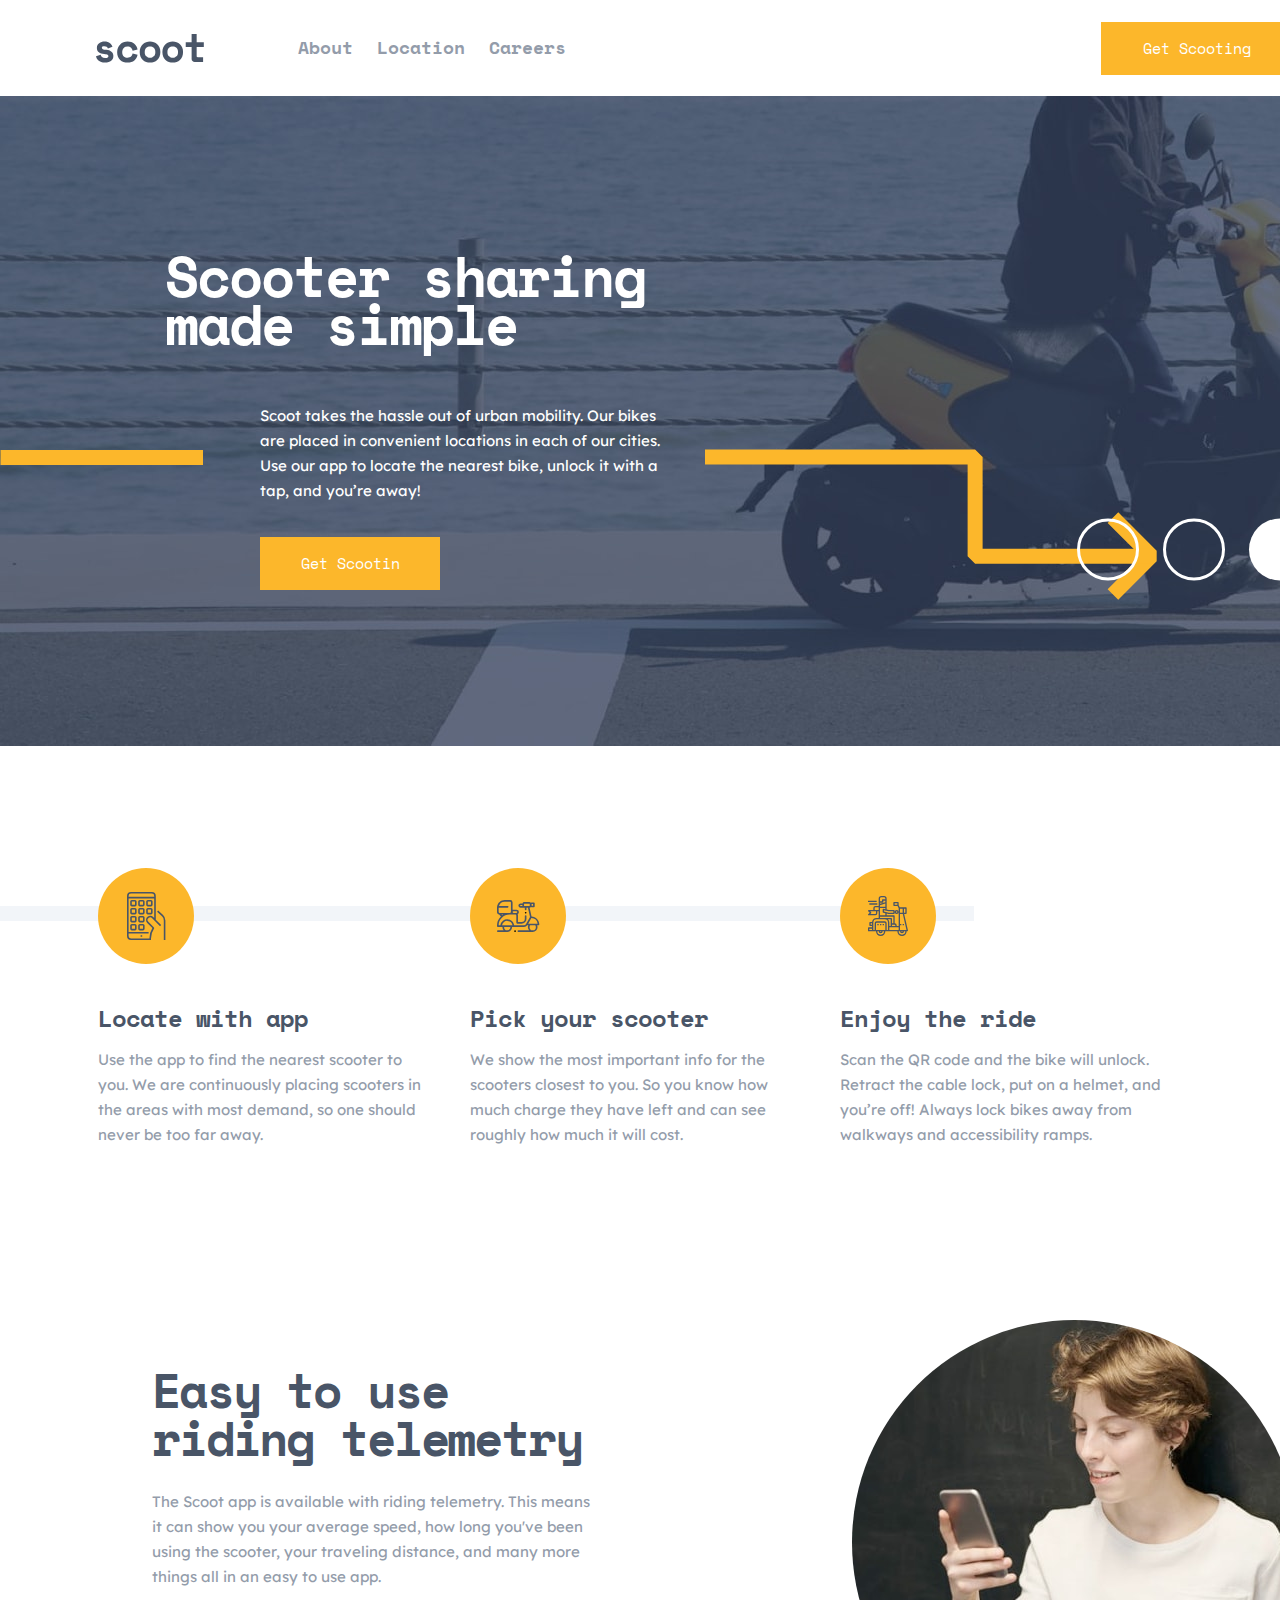
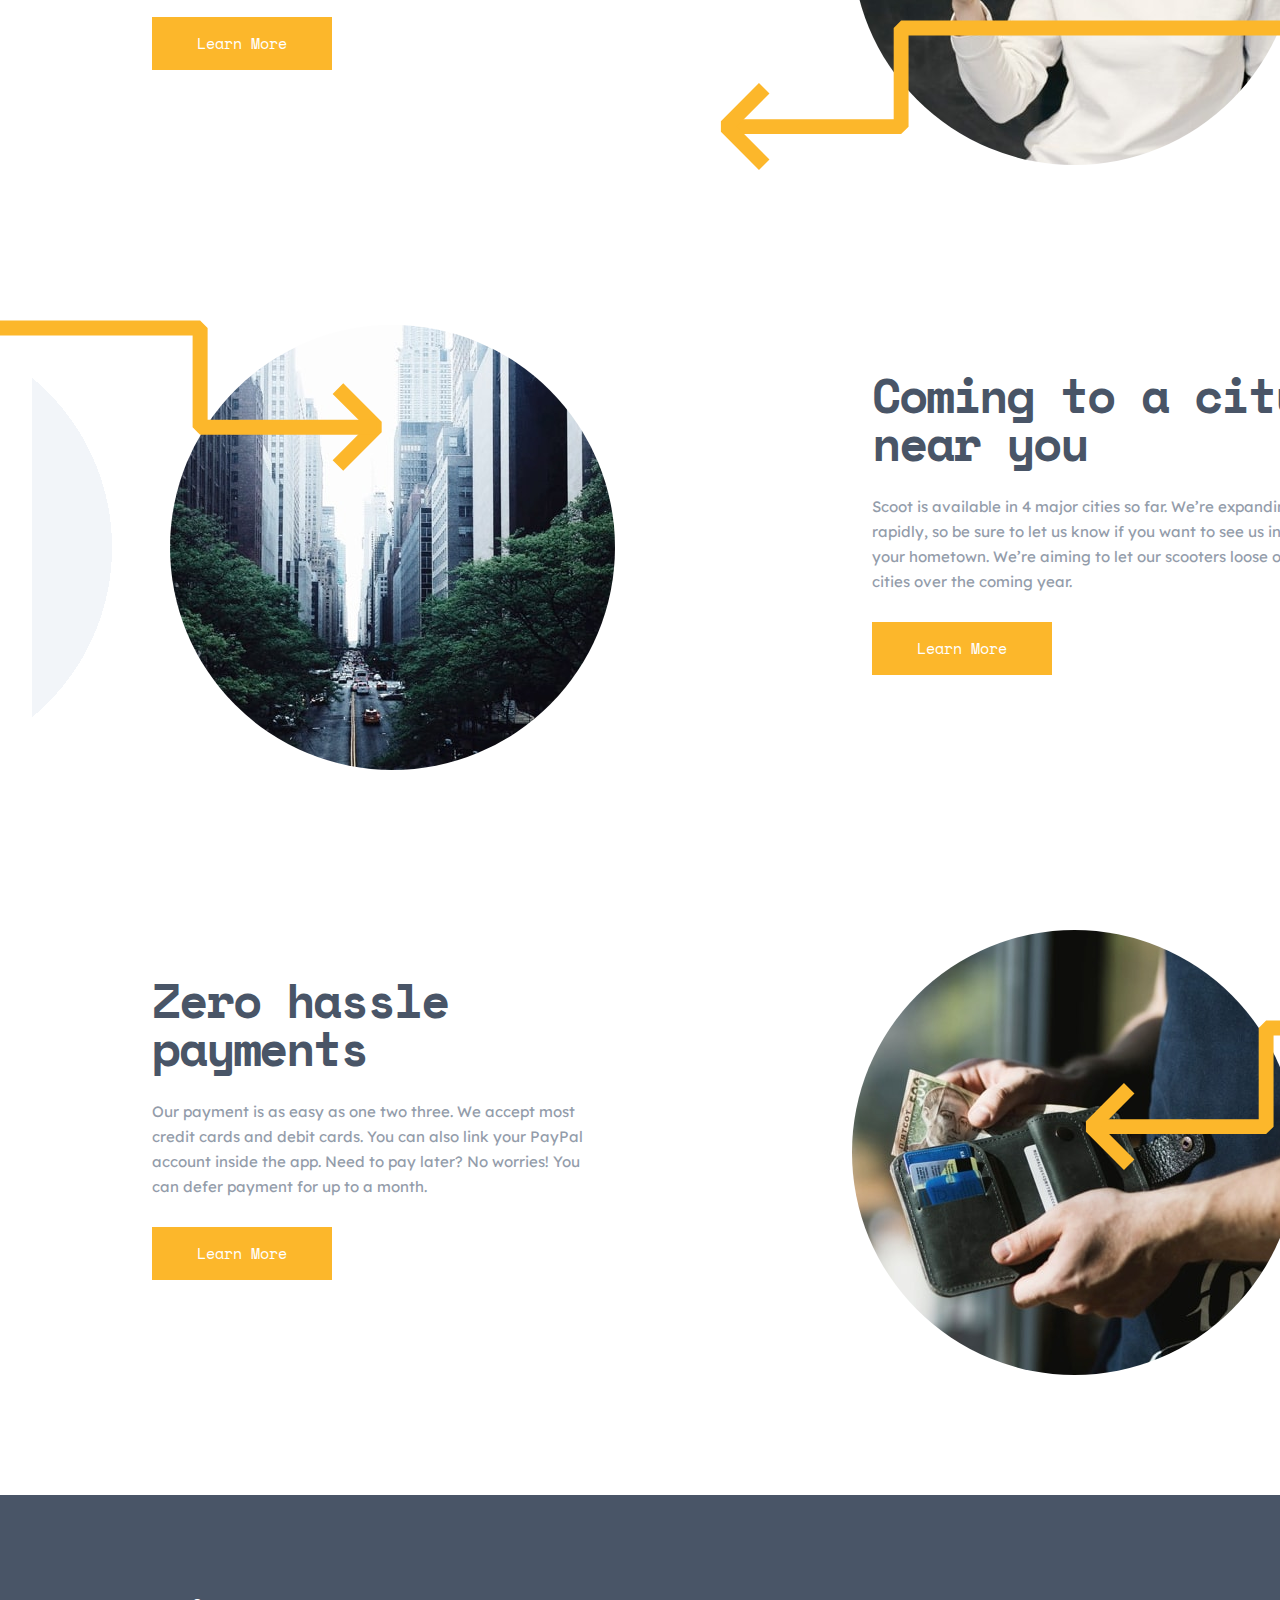
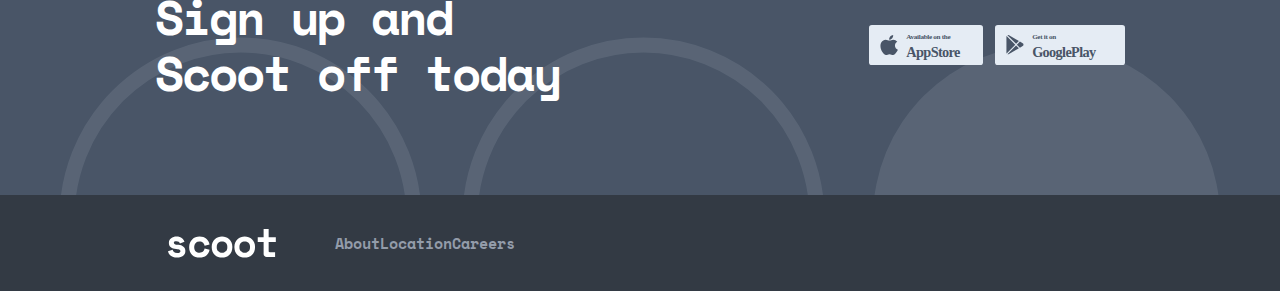
<file: index.html>
<!DOCTYPE html>
<html lang="en">
  <head>
    <meta charset="UTF-8" />
    <meta name="viewport" content="width=device-width, initial-scale=1.0" />
    <link rel="preconnect" href="https://fonts.googleapis.com" />
    <link rel="preconnect" href="https://fonts.gstatic.com" crossorigin />
    <link
      href="https://fonts.googleapis.com/css2?family=Lexend+Deca:wght@100..900&family=Space+Mono:ital,wght@0,400;0,700;1,400;1,700&display=swap"
      rel="stylesheet"
    />
    <link rel="stylesheet" href="./css/styles.css" />
    <title>Scoot Website</title>
  </head>
  <body>
    <header class="header">
      <img
        id="hamburger"
        src="./assets/icons/hamburger.svg"
        alt="hamburger-icon"
        class="hamburger"
      />
      <img
        class="close"
        id="close"
        src="./assets/icons/close.svg"
        alt="close-ico"
      />
      <img class="logo" src="./assets/logo.svg" alt="logo-icon" />
      <nav>
        <ul id="menu" class="menu">
          <li>
            <a class="menu-link" href="./html/about.html">About</a>
          </li>
          <li>
            <a class="menu-link" href="./html/location.html">Location</a>
          </li>
          <li>
            <a class="menu-link" href="./html/careers.html">Careers</a>
          </li>
          <li>
            <a class="button menu-button" href="#">Get Scooting</a>
          </li>
        </ul>
      </nav>
    </header>
    <main class="main">
      <div class="presentation">
        <div class="dsk-presentation">
          <h2 class="presentation-header">Scooter sharing made simple</h2>
          <p class="presentation-text">
            Scoot takes the hassle out of urban mobility. Our bikes are placed
            in convenient locations in each of our cities. Use our app to locate
            the nearest bike, unlock it with a tap, and you’re away!
          </p>
          <a class="button dsk-button" href="#">Get Scootin</a>
        </div>
        <img
          class="presentation-arrow"
          src="./assets/patterns/right-arrow.svg"
          alt=""
        />
        <img
          class="circles-header"
          src="./assets/patterns/white-circles.svg"
          alt=""
        />
        <img
          class="header-arrow-none"
          src="./assets/patterns/line.svg"
          alt=""
        />
      </div>
      <div class="explanation">
        <div class="explanation-card">
          <img
            class="explanation-icon"
            src="./assets/icons/locate.svg"
            alt="locate-ico"
          />
          <div class="subexplanation">
            <h4 class="explanation-header">Locate with app</h4>
            <p class="explanation-text">
              Use the app to find the nearest scooter to you. We are
              continuously placing scooters in the areas with most demand, so
              one should never be too far away.
            </p>
          </div>
        </div>
        <div class="explanation-card">
          <img
            class="explanation-icon"
            src="./assets/icons/scooter.svg"
            alt="scooter-ico"
          />
          <div class="subexplanation">
            <h4 class="explanation-header">Pick your scooter</h4>
            <p class="explanation-text">
              We show the most important info for the scooters closest to you.
              So you know how much charge they have left and can see roughly how
              much it will cost.
            </p>
          </div>
        </div>
        <div class="explanation-card">
          <img
            class="explanation-icon"
            src="./assets/icons/ride.svg"
            alt="ride-ico"
          />
          <div class="subexplanation">
            <h4 class="explanation-header">Enjoy the ride</h4>
            <p class="explanation-text">
              Scan the QR code and the bike will unlock. Retract the cable lock,
              put on a helmet, and you’re off! Always lock bikes away from
              walkways and accessibility ramps.
            </p>
          </div>
        </div>
      </div>
      <div class="description">
        <div class="description-easy-box locate-2">
          <img
            class="description-pic"
            src="./assets/images/telemetry.jpg"
            alt="telemetry-img"
          />
        </div>
        <img
          class="description-easy-arrow"
          src="./assets/patterns/left-downward-arrow.svg"
          alt=""
        />
        <div class="description-text-box locate-1">
          <h3 class="description-text-header">Easy to use riding telemetry</h3>
          <p class="description-text-text">
            The Scoot app is available with riding telemetry. This means it can
            show you your average speed, how long you've been using the scooter,
            your traveling distance, and many more things all in an easy to use
            app.
          </p>
          <a class="button" href="#">Learn More</a>
        </div>
        <div class="description-coming-box locate-3">
          <div>
            <img
              class="description-pic"
              src="./assets/images/near-you.jpg"
              alt="near-you-img"
            />
          </div>
          <img
            class="description-coming-arrow"
            src="./assets/patterns/right-arrow.svg"
            alt=""
          />
        </div>
        <div class="description-text-box locate-4">
          <h3 class="description-text-header">Coming to a city near you</h3>
          <p class="description-text-text">
            Scoot is available in 4 major cities so far. We’re expanding
            rapidly, so be sure to let us know if you want to see us in your
            hometown. We’re aiming to let our scooters loose on 23 cities over
            the coming year.
          </p>
          <a class="button" href="#">Learn More</a>
        </div>

        <div class="description-easy-box locate-6">
          <img
            class="description-pic"
            src="./assets/images/payments.jpg"
            alt="payments-img"
          />
          <img
            class="description-zero-arrow"
            src="./assets/patterns/left-downward-arrow.svg"
            alt=""
          />
        </div>

        <div class="description-text-box locate-5">
          <h3 class="description-text-header">Zero hassle payments</h3>
          <p class="description-text-text">
            Our payment is as easy as one two three. We accept most credit cards
            and debit cards. You can also link your PayPal account inside the
            app. Need to pay later? No worries! You can defer payment for up to
            a month.
          </p>
          <a class="button" href="#">Learn More</a>
        </div>
      </div>
    </main>
    <footer class="footer">
      <div class="footer-top">
        <h3 class="footer-text-header">Sign up and Scoot off today</h3>
        <div class="stores">
          <img
            class="app-store"
            src="./assets/icons/app-store.svg"
            alt="app-store-ico"
          />
          <img
            class="google-play"
            src="./assets/icons/google-play.svg"
            alt="google-play-ico"
          />
        </div>
      </div>
      <div class="footer-bottom">
        <img src="./assets/logo footer.svg" alt="logo.ico" />
        <div class="footer-links-container">
          <a class="footer-link" href="./html/about.html">About</a>
          <a class="footer-link" href="./html/location.html">Location</a>
          <a class="footer-link" href="./html/careers.html">Careers</a>
        </div>
        <div class="social-media">
          <a href="#">
            <img
              class="social-media-icon"
              src="./assets/icons/facebook.svg"
              alt="facebook-ico"
            />
          </a>
          <a href="#">
            <img
              class="social-media-icon"
              src="./assets/icons/twitter.svg"
              alt="twitter-ico"
            />
          </a>
          <a href="#">
            <img
              class="social-media-icon"
              src="./assets/icons/instagram.svg"
              alt=""
            />
          </a>
        </div>
      </div>
    </footer>
    <script src="./js/scripts.js"></script>
  </body>
</html>
</file>
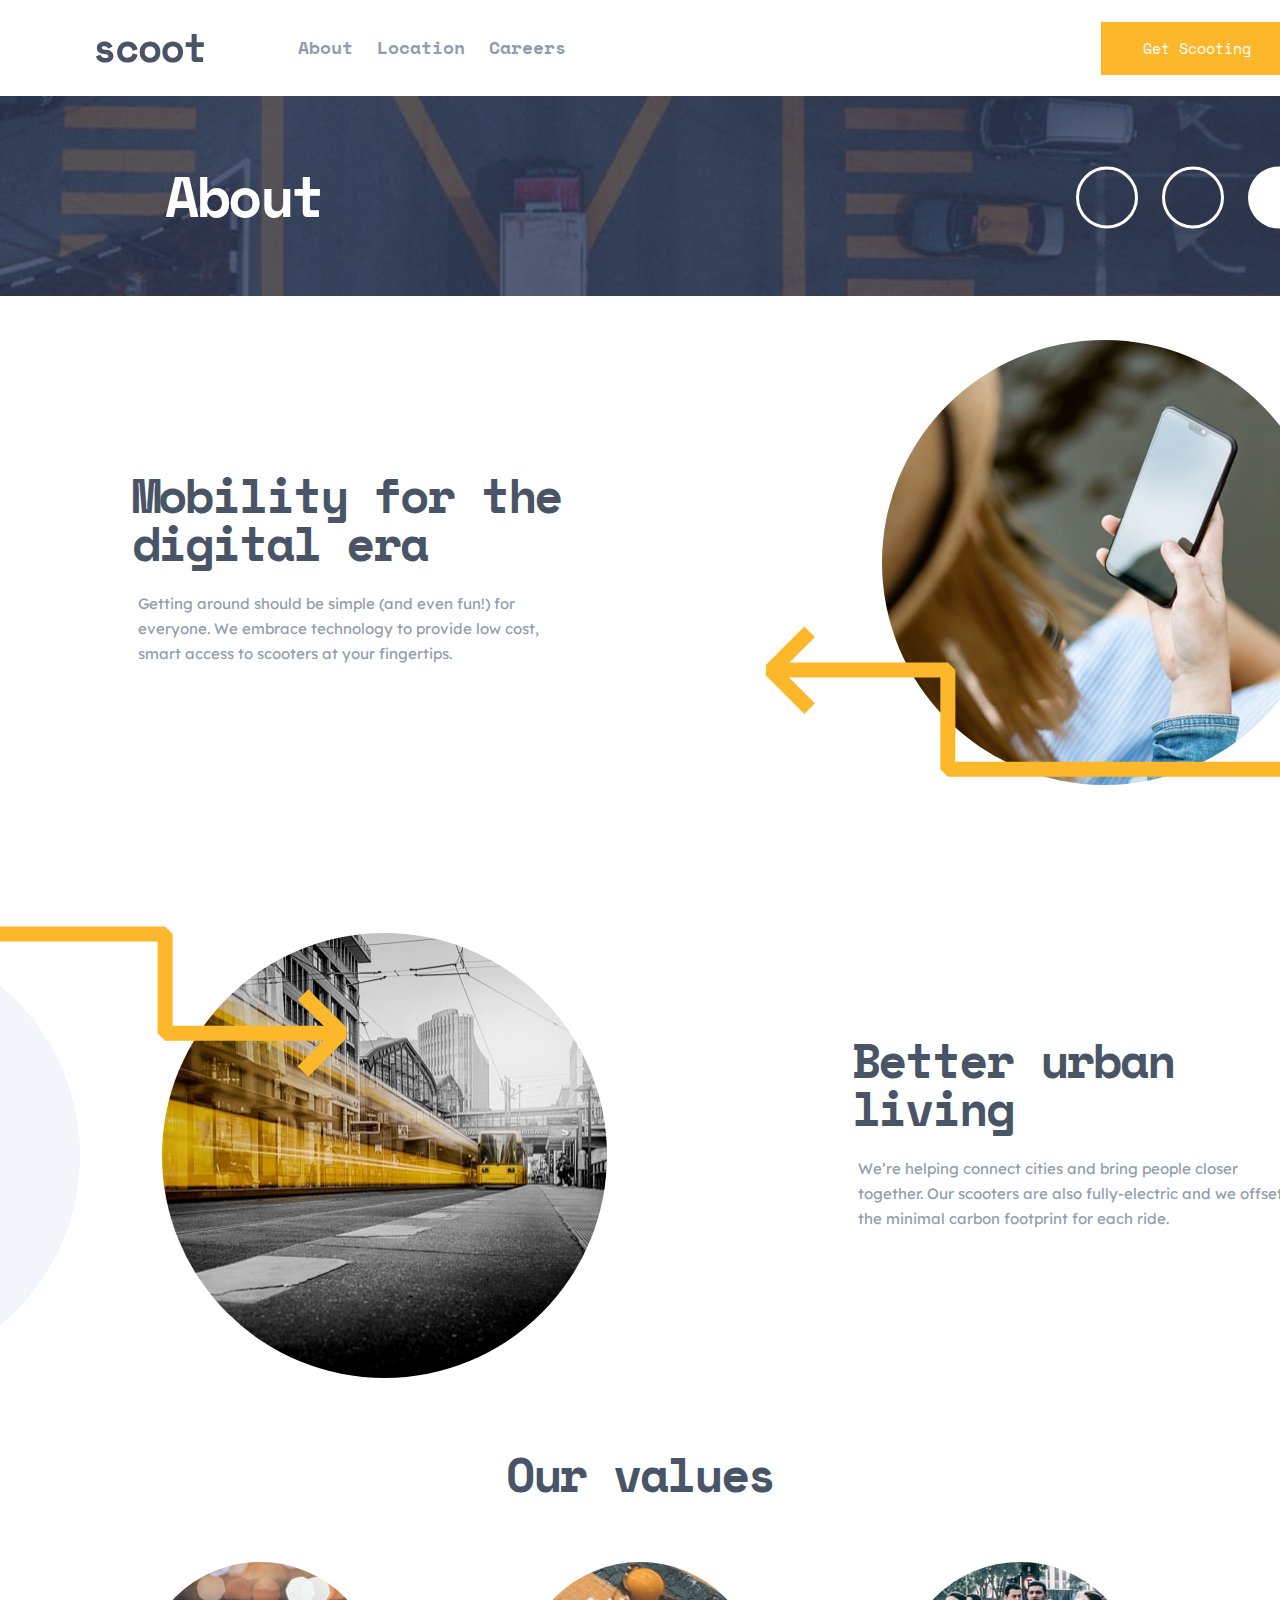
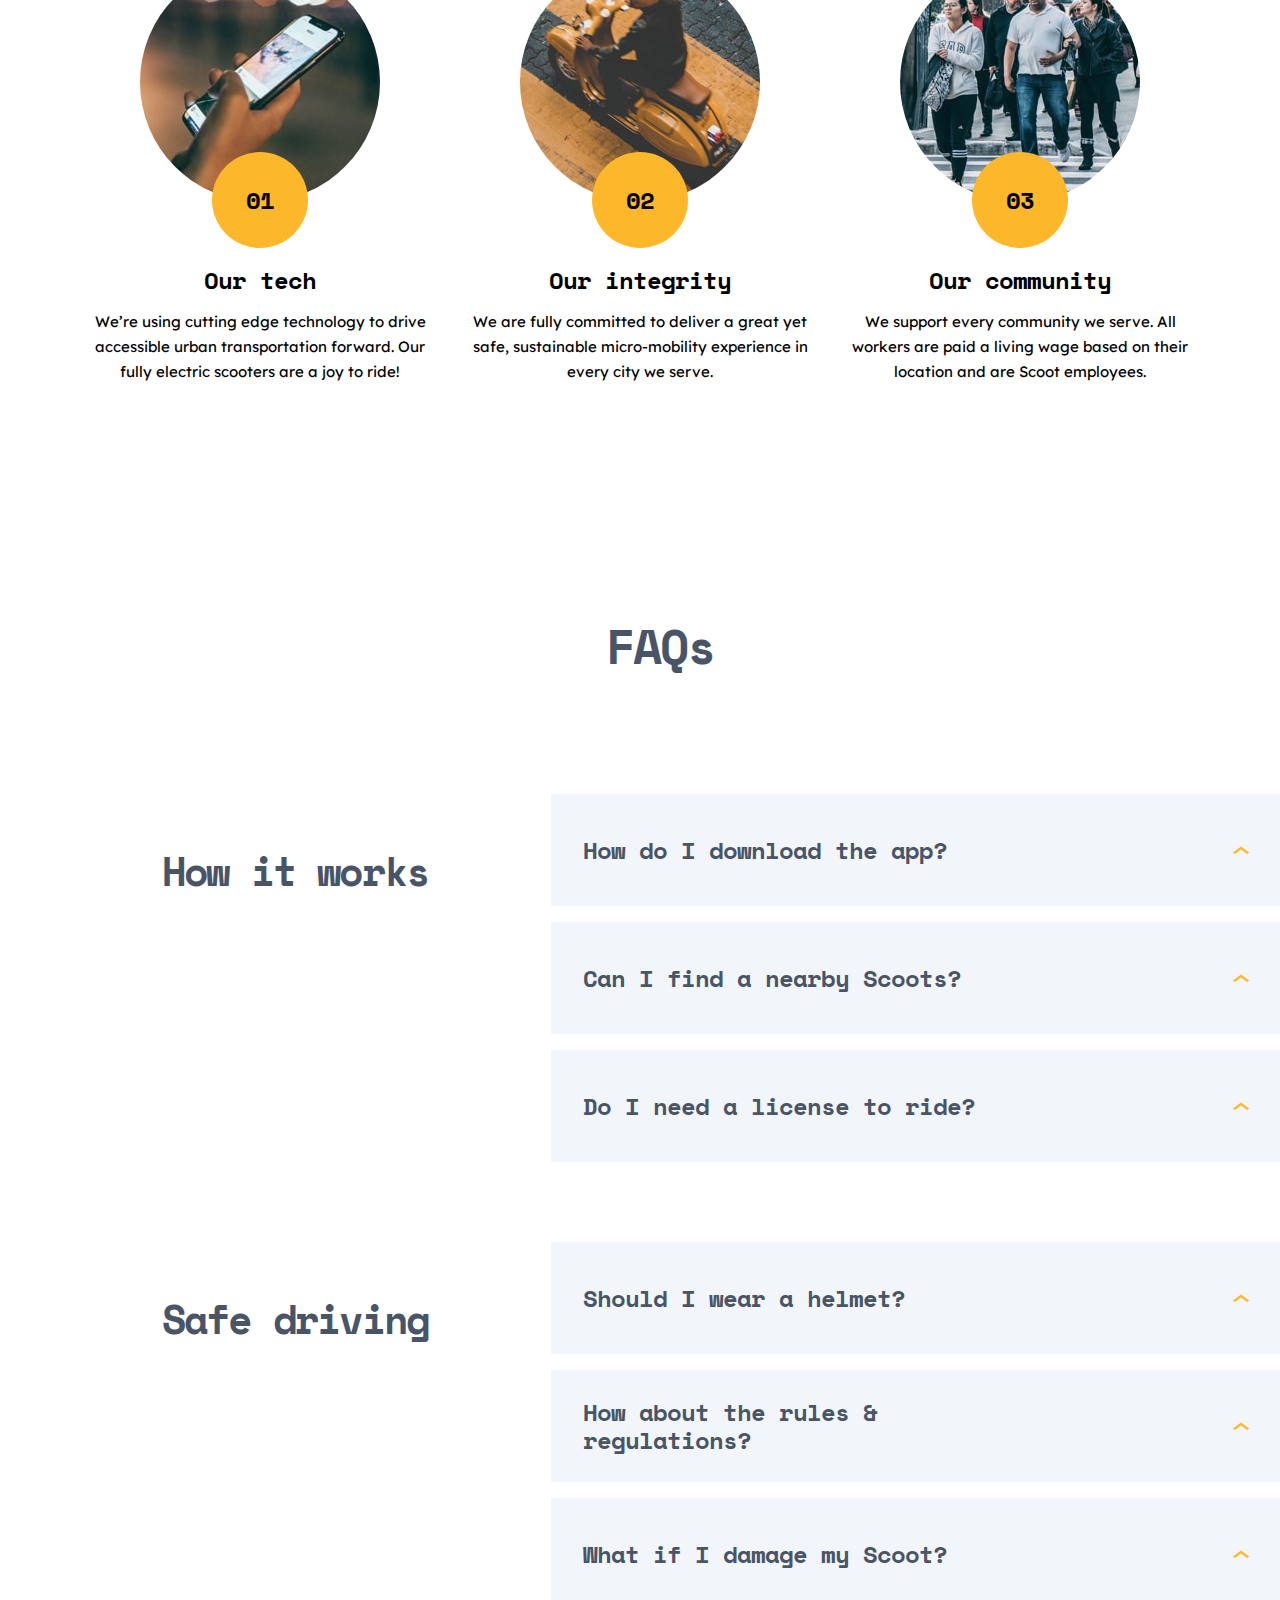
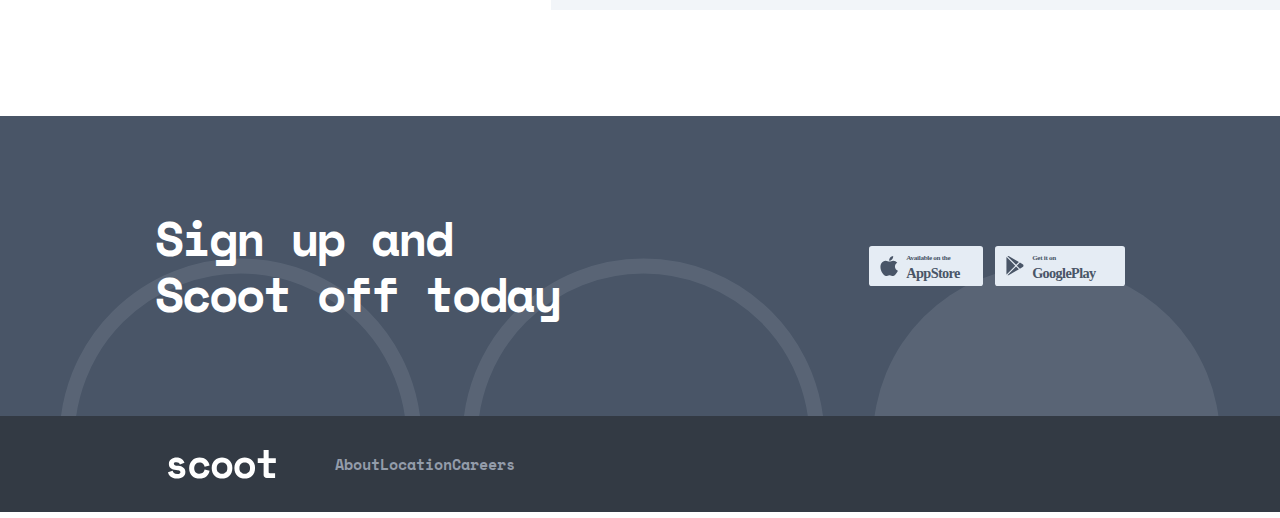
<file: html/about.html>
<!DOCTYPE html>
<html lang="en">
  <head>
    <meta charset="UTF-8" />
    <meta name="viewport" content="width=device-width, initial-scale=1.0" />
    <link rel="preconnect" href="https://fonts.googleapis.com" />
    <link rel="preconnect" href="https://fonts.gstatic.com" crossorigin />
    <link
      href="https://fonts.googleapis.com/css2?family=Lexend+Deca:wght@100..900&family=Space+Mono:ital,wght@0,400;0,700;1,400;1,700&display=swap"
      rel="stylesheet"
    />
    <link rel="stylesheet" href="../css/styles.css" />
    <title>Scoot Website - About</title>
  </head>
  <body>
    <header class="header">
      <img
        id="hamburger"
        src="../assets/icons/hamburger.svg"
        alt="hamburger-icon"
        class="hamburger"
      />
      <img
        class="close"
        id="close"
        src="../assets/icons/close.svg"
        alt="close-ico"
      />
      <img class="logo" src="../assets/logo.svg" alt="logo-icon" />
      <nav>
        <ul id="menu" class="menu">
          <li>
            <a class="menu-link" href="../html/about.html">About</a>
          </li>
          <li>
            <a class="menu-link" href="../html/location.html">Location</a>
          </li>
          <li>
            <a class="menu-link" href="../html/careers.html">Careers</a>
          </li>
          <li>
            <a class="button menu-button" href="../index.html">Get Scooting</a>
          </li>
        </ul>
      </nav>
    </header>
    <main class="main">
      <div class="about-top">
        <h2 class="top-header">About</h2>
        <img
          class="circles-header-pages"
          src="../assets/patterns/white-circles.svg"
          alt=""
        />
      </div>
      <div class="description-about">
        <div class="description-box-digital about-pos-2">
          <img
            class="description-pic"
            src="../assets/images/digital-era.jpg"
            alt="digital-era"
          />
        </div>
        <img
          class="description-digital-arrow"
          src="../assets/patterns/left-upward-arrow.svg"
          alt=""
        />
        <div class="about-text-box about-pos-1">
          <h3 class="description-text-header">Mobility for the digital era</h3>
          <p class="description-text-text text-about">
            Getting around should be simple (and even fun!) for everyone. We
            embrace technology to provide low cost, smart access to scooters at
            your fingertips.
          </p>
        </div>
        <div class="about-pos-3">
          <div class="description-box-better">
            <img
              class="description-pic"
              src="../assets/images/better-living.jpg"
              alt="better-living"
            />
          </div>
          <img
            class="description-better-arrow"
            src="../assets/patterns/right-arrow.svg"
            alt=""
          />
        </div>
        <div class="about-text-box about-pos-4">
          <h3 class="description-text-header">Better urban living</h3>
          <p class="description-text-text text-about">
            We’re helping connect cities and bring people closer together. Our
            scooters are also fully-electric and we offset the minimal carbon
            footprint for each ride.
          </p>
        </div>
      </div>
      <div class="values">
        <h3 class="description-text-header values-header-txt">Our values</h3>
        <div class="values-container">
          <div class="values-box">
            <img
              class="img"
              src="../assets/images/our-tech.jpg"
              alt="our-tech"
            />
            <div class="values-number">01</div>
            <h4 class="values-header">Our tech</h4>
            <p class="values-txt">
              We’re using cutting edge technology to drive accessible urban
              transportation forward. Our fully electric scooters are a joy to
              ride!
            </p>
          </div>
          <div class="values-box">
            <img
              class="img"
              src="../assets/images/our-integrity.jpg"
              alt="our-integrity"
            />
            <div class="values-number">02</div>
            <h4 class="values-header">Our integrity</h4>
            <p class="values-txt">
              We are fully committed to deliver a great yet safe, sustainable
              micro-mobility experience in every city we serve.
            </p>
          </div>
          <div class="values-box">
            <img
              class="img"
              src="../assets/images/our-community.jpg"
              alt="our-community"
            />
            <div class="values-number">03</div>
            <h4 class="values-header">Our community</h4>
            <p class="values-txt">
              We support every community we serve. All workers are paid a living
              wage based on their location and are Scoot employees.
            </p>
          </div>
        </div>
      </div>
      <div class="faqs">
        <h3 class="description-faqs-header faqs-pos-1">FAQs</h3>
        <h4 class="faqs-header-two faqs-pos-2">How it works</h4>
        <div class="faqs-container faqs-pos-3">
          <div class="individual-accordion-box">
            <div class="accordion-box">
              <h5 class="accordion-header pointer-none">
                How do I download the app?
              </h5>
              <img
                class="accordion-arrow pointer-none"
                src="../assets/icons/chevron.svg"
                alt="arrow"
              />
            </div>
            <div class="accordion-text accordion-hide">
              <p>
                To download the Scoot app, you can search “Scoot” in both the
                App and Google Play stores. An even simpler way to do it would
                be to click the relevant link at the bottom of this page and
                you’ll be re-directed to the correct page.
              </p>
            </div>
          </div>
          <div class="individual-accordion-box">
            <div class="accordion-box">
              <h5 class="accordion-header pointer-none">
                Can I find a nearby Scoots?
              </h5>
              <img
                class="accordion-arrow pointer-none"
                src="../assets/icons/chevron.svg"
                alt="arrow"
              />
            </div>
            <div class="accordion-text accordion-hide">
              <p>
                Definitely! Simply open up the app and allow us to find your
                location while using it. We'll show you all of the closest
                Scoots and some extra useful information.
              </p>
            </div>
          </div>
          <div>
            <div class="individual-accordion-box">
              <div class="accordion-box">
                <h5 class="accordion-header pointer-none">
                  Do I need a license to ride?
                </h5>
                <img
                  class="accordion-arrow pointer-none"
                  src="../assets/icons/chevron.svg"
                  alt="arrow"
                />
              </div>
              <div class="accordion-text accordion-hide">
                <p>
                  Yup! We provide information inside the app regarding local
                  laws and the license you need to be able to ride our Scoots.
                  Safe driving.
                </p>
              </div>
            </div>
          </div>
        </div>
        <h4 class="faqs-header-two faqs-pos-4">Safe driving</h4>
        <div class="faqs-container faqs-pos-5">
          <div class="individual-accordion-box">
            <div class="accordion-box">
              <h5 class="accordion-header pointer-none">
                Should I wear a helmet?
              </h5>
              <img
                class="accordion-arrow pointer-none"
                src="../assets/icons/chevron.svg"
                alt="arrow"
              />
            </div>
            <div class="accordion-text accordion-hide">
              <p>
                Yes, please do! All cities have different laws. But we strongly
                strongly strongly recommend always wearing a helmet regardless
                of the local laws. We like you and we want you to be as safe as
                possible while Scooting.
              </p>
            </div>
          </div>
          <div class="individual-accordion-box">
            <div class="accordion-box">
              <h5 class="accordion-header pointer-none">
                How about the rules & regulations?
              </h5>
              <img
                class="accordion-arrow pointer-none"
                src="../assets/icons/chevron.svg"
                alt="arrow"
              />
            </div>
            <div class="accordion-text accordion-hide">
              <p>
                Now is not the time to be a rule breaker. Be sure you're
                complying with all local laws and regulations. Also, just be a
                good human being. Be sure not to park your Scoot where it can
                block access to buildings or get in people's way.
              </p>
            </div>
          </div>
          <div class="individual-accordion-box">
            <div class="accordion-box">
              <h5 class="accordion-header pointer-none">
                What if I damage my Scoot?
              </h5>
              <img
                class="accordion-arrow pointer-none"
                src="../assets/icons/chevron.svg"
                alt="arrow"
              />
            </div>
            <div class="accordion-text accordion-hide">
              <p>
                Be sure to read our terms and conditions carefully. Not the most
                fun job we know but we make it as clear as possible. There's an
                option to add insurance for each trip, or you can sign up for
                annual insurance if you're a regular Scooter
              </p>
            </div>
          </div>
        </div>
      </div>
    </main>
    <footer class="footer">
      <div class="footer-top">
        <h3 class="footer-text-header">Sign up and Scoot off today</h3>
        <div class="stores">
          <img
            class="app-store"
            src="../assets/icons/app-store.svg"
            alt="app-store-ico"
          />
          <img
            class="google-play"
            src="../assets/icons/google-play.svg"
            alt="google-play-ico"
          />
        </div>
      </div>
      <div class="footer-bottom">
        <img src="../assets/logo footer.svg" alt="logo.ico" />
        <div class="footer-links-container">
          <a class="footer-link" href="../html/about.html">About</a>
          <a class="footer-link" href="../html/location.html">Location</a>
          <a class="footer-link" href="../html/careers.html">Careers</a>
        </div>
        <div class="social-media">
          <a href="#">
            <img
              class="social-media-icon"
              src="../assets/icons/facebook.svg"
              alt="facebook-ico"
            />
          </a>
          <a href="#">
            <img
              class="social-media-icon"
              src="../assets/icons/twitter.svg"
              alt="twitter-ico"
            />
          </a>
          <a href="#">
            <img
              class="social-media-icon"
              src="../assets/icons/instagram.svg"
              alt=""
            />
          </a>
        </div>
      </div>
    </footer>
    <script src="../js/scripts.js"></script>
  </body>
</html>
</file>
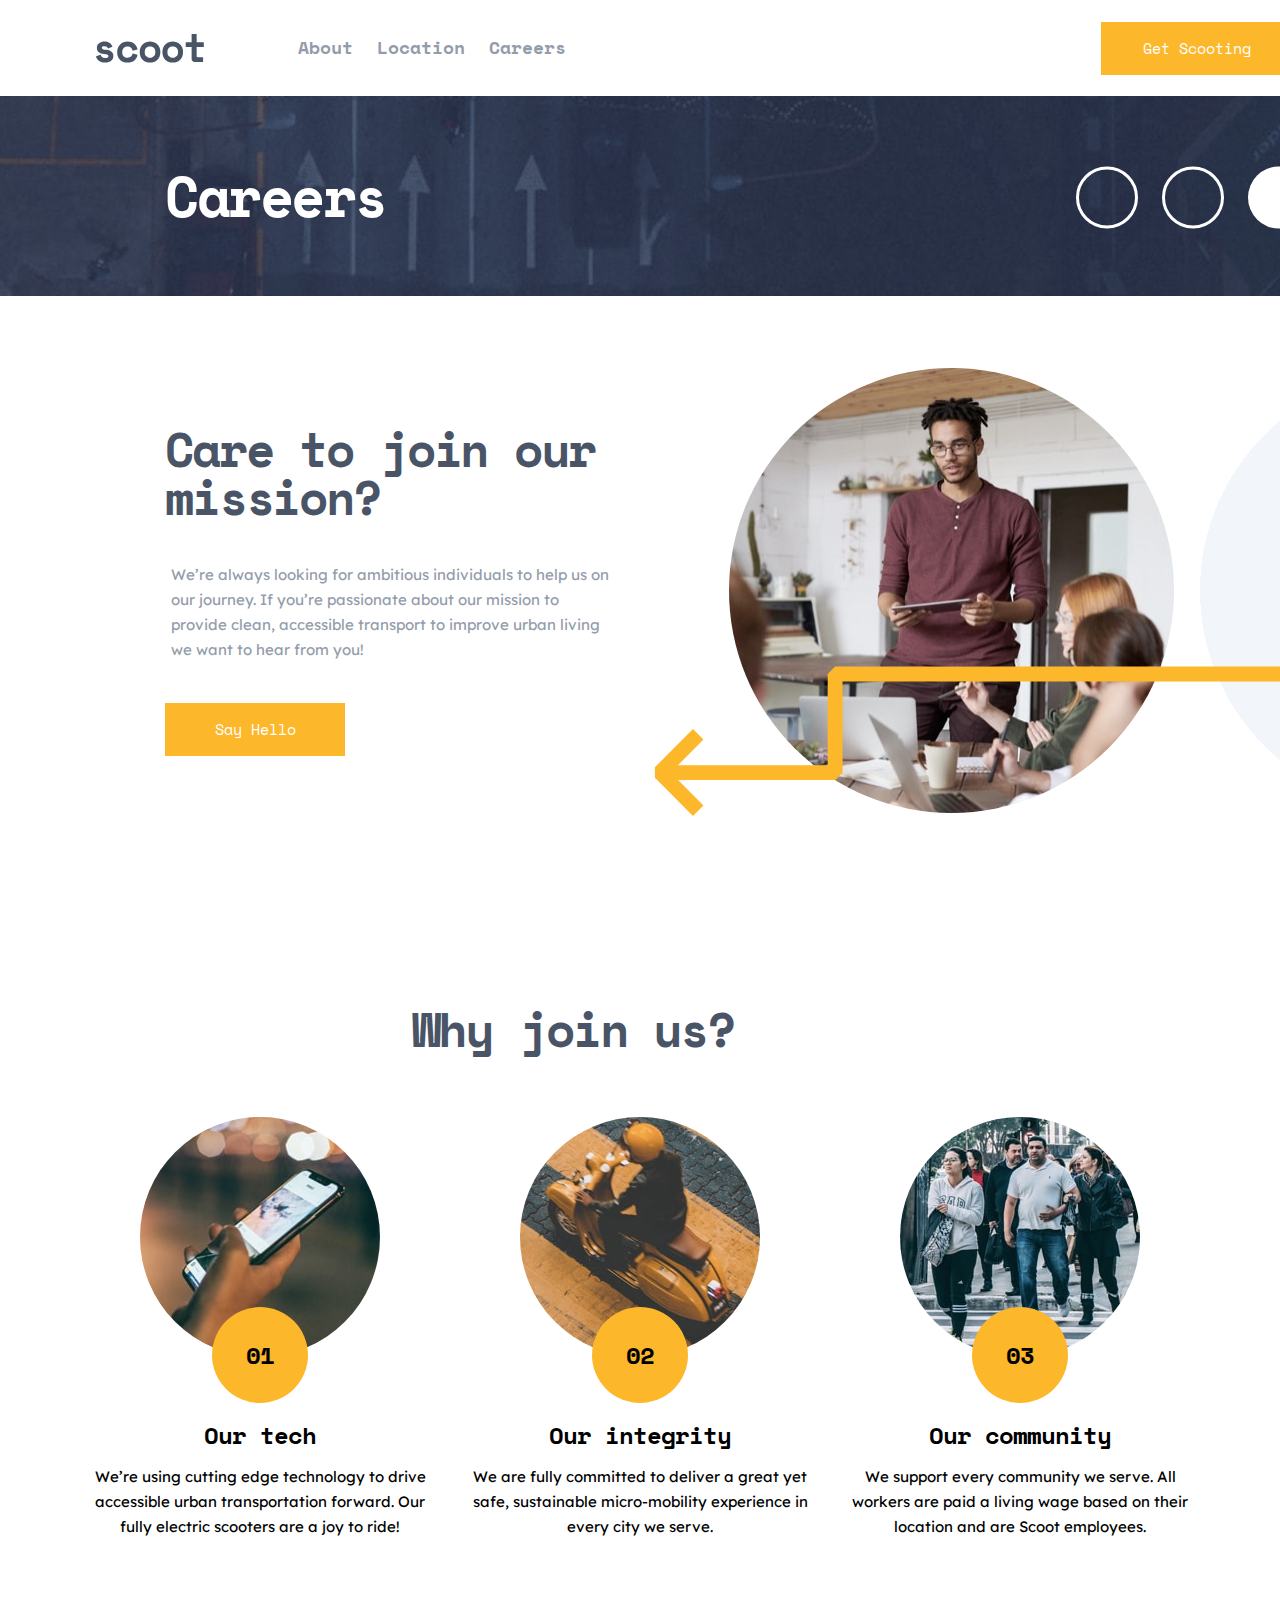
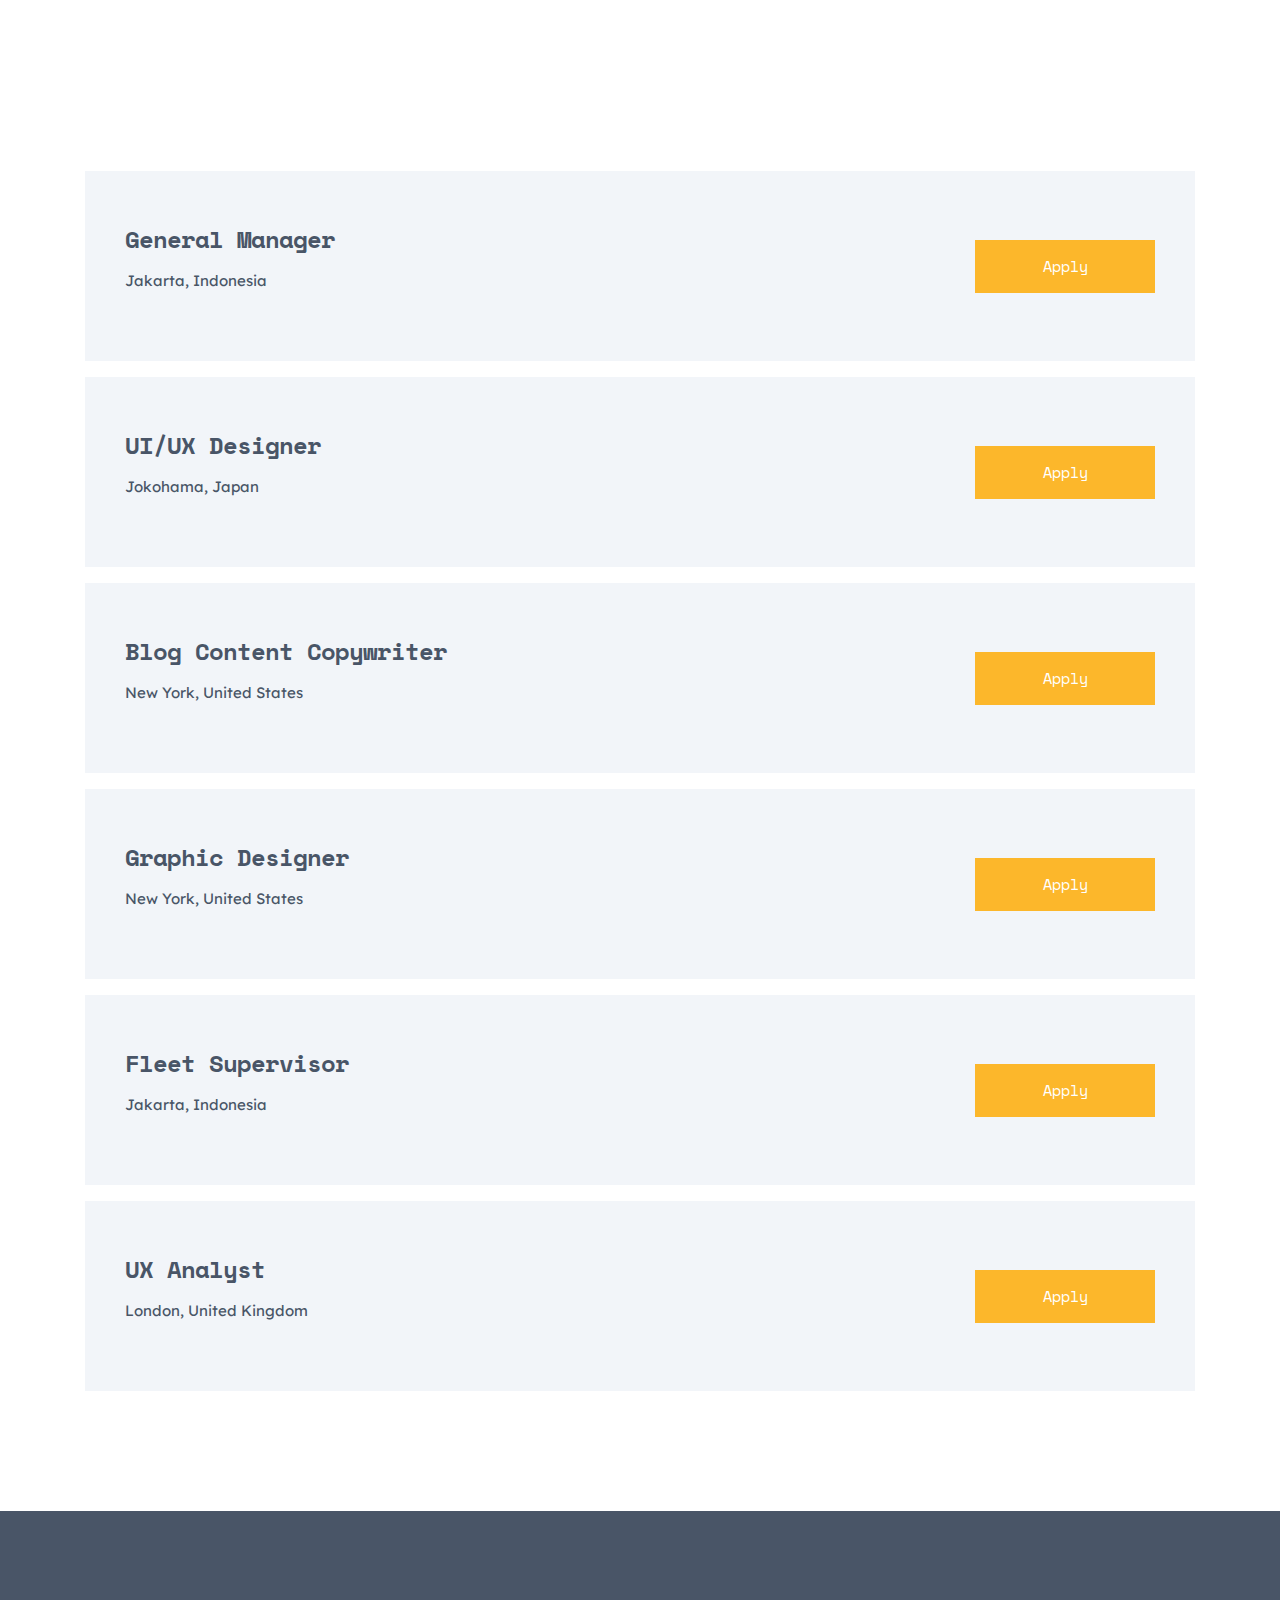
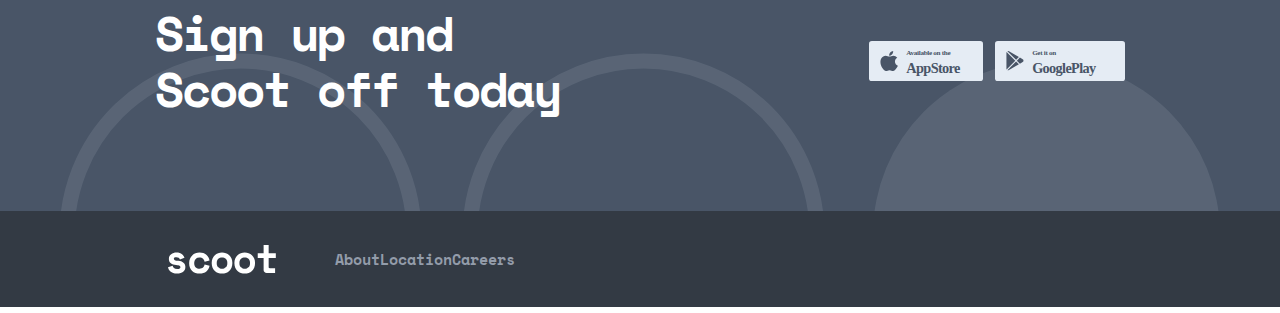
<file: html/careers.html>
<!DOCTYPE html>
<html lang="en">
  <head>
    <meta charset="UTF-8" />
    <meta name="viewport" content="width=device-width, initial-scale=1.0" />
    <link rel="preconnect" href="https://fonts.googleapis.com" />
    <link rel="preconnect" href="https://fonts.gstatic.com" crossorigin />
    <link
      href="https://fonts.googleapis.com/css2?family=Lexend+Deca:wght@100..900&family=Space+Mono:ital,wght@0,400;0,700;1,400;1,700&display=swap"
      rel="stylesheet"
    />
    <link rel="stylesheet" href="../css/styles.css" />
    <title>Scoot Website - Careers</title>
  </head>
  <body>
    <header class="header">
      <img
        id="hamburger"
        src="../assets/icons/hamburger.svg"
        alt="hamburger-icon"
        class="hamburger"
      />
      <img
        class="close"
        id="close"
        src="../assets/icons/close.svg"
        alt="close-ico"
      />
      <img class="logo" src="../assets/logo.svg" alt="logo-icon" />
      <nav>
        <ul id="menu" class="menu">
          <li>
            <a class="menu-link" href="../html/about.html">About</a>
          </li>
          <li>
            <a class="menu-link" href="../html/location.html">Location</a>
          </li>
          <li>
            <a class="menu-link" href="../html/careers.html">Careers</a>
          </li>
          <li>
            <a class="button menu-button" href="../index.html">Get Scooting</a>
          </li>
        </ul>
      </nav>
    </header>
    <main class="main">
      <div class="careers-top">
        <h2 class="top-header">Careers</h2>
        <img
          class="circles-header-pages"
          src="../assets/patterns/white-circles.svg"
          alt=""
        />
      </div>
      <div class="careers">
        <div class="description-careers-about">
          <div class="description-box careers-1">
            <img
              class="description-pic"
              src="../assets/images/join-us.jpg"
              alt="join-us"
            />
          </div>
          <img
            class="description-careers-arrow"
            src="../assets/patterns/left-downward-arrow.svg"
            alt=""
          />
        </div>
        <div class="description-careers-text-box careers-0">
          <h3 class="description-text-header">Care to join our mission?</h3>
          <p class="description-text-text text-short">
            We’re always looking for ambitious individuals to help us on our
            journey. If you’re passionate about our mission to provide clean,
            accessible transport to improve urban living we want to hear from
            you!
          </p>
          <a class="button button-careers" href="#">Say Hello</a>
        </div>
      </div>
      <div class="values-careers">
        <h3 class="description-text-header">Why join us?</h3>
        <div class="values-container">
          <div class="values-box">
            <img
              class="img"
              src="../assets/images/our-tech.jpg"
              alt="our-tech"
            />
            <div class="values-number">01</div>
            <h4 class="values-header">Our tech</h4>
            <p class="values-txt">
              We’re using cutting edge technology to drive accessible urban
              transportation forward. Our fully electric scooters are a joy to
              ride!
            </p>
          </div>
          <div class="values-box">
            <img
              class="img"
              src="../assets/images/our-integrity.jpg"
              alt="our-integrity"
            />
            <div class="values-number">02</div>
            <h4 class="values-header">Our integrity</h4>
            <p class="values-txt">
              We are fully committed to deliver a great yet safe, sustainable
              micro-mobility experience in every city we serve.
            </p>
          </div>
          <div class="values-box">
            <img
              class="img"
              src="../assets/images/our-community.jpg"
              alt="our-community"
            />
            <div class="values-number">03</div>
            <h4 class="values-header">Our community</h4>
            <p class="values-txt">
              We support every community we serve. All workers are paid a living
              wage based on their location and are Scoot employees.
            </p>
          </div>
        </div>
      </div>
      <div class="positions">
        <div class="each-position">
          <div class="role-and-location">
            <h4 class="role">General Manager</h4>
            <p class="role-locations">Jakarta, Indonesia</p>
          </div>
          <a class="button" href="#">Apply</a>
        </div>
        <div class="each-position">
          <div class="role-and-location">
            <h4 class="role">UI/UX Designer</h4>
            <p class="role-locations">Jokohama, Japan</p>
          </div>
          <a class="button" href="#">Apply</a>
        </div>
        <div class="each-position">
          <div class="role-and-location">
            <h4 class="role">Blog Content Copywriter</h4>
            <p class="role-locations">New York, United States</p>
          </div>
          <a class="button" href="#">Apply</a>
        </div>
        <div class="each-position">
          <div class="role-and-location">
            <h4 class="role">Graphic Designer</h4>
            <p class="role-locations">New York, United States</p>
          </div>
          <a class="button" href="#">Apply</a>
        </div>
        <div class="each-position">
          <div class="role-and-location">
            <h4 class="role">Fleet Supervisor</h4>
            <p class="role-locations">Jakarta, Indonesia</p>
          </div>
          <a class="button" href="#">Apply</a>
        </div>
        <div class="each-position">
          <div class="role-and-location">
            <h4 class="role">UX Analyst</h4>
            <p class="role-locations">London, United Kingdom</p>
          </div>
          <a class="button" href="#">Apply</a>
        </div>
      </div>
    </main>
    <footer class="footer">
      <div class="footer-top">
        <h3 class="footer-text-header">Sign up and Scoot off today</h3>
        <div class="stores">
          <img
            class="app-store"
            src="../assets/icons/app-store.svg"
            alt="app-store-ico"
          />
          <img
            class="google-play"
            src="../assets/icons/google-play.svg"
            alt="google-play-ico"
          />
        </div>
      </div>
      <div class="footer-bottom">
        <img src="../assets/logo footer.svg" alt="logo.ico" />
        <div class="footer-links-container">
          <a class="footer-link" href="../html/about.html">About</a>
          <a class="footer-link" href="../html/location.html">Location</a>
          <a class="footer-link" href="../html/careers.html">Careers</a>
        </div>
        <div class="social-media">
          <a href="#">
            <img
              class="social-media-icon"
              src="../assets/icons/facebook.svg"
              alt="facebook-ico"
            />
          </a>
          <a href="#">
            <img
              class="social-media-icon"
              src="../assets/icons/twitter.svg"
              alt="twitter-ico"
            />
          </a>
          <a href="#">
            <img
              class="social-media-icon"
              src="../assets/icons/instagram.svg"
              alt=""
            />
          </a>
        </div>
      </div>
    </footer>
    <script src="../js/scripts.js"></script>
  </body>
</html>
</file>
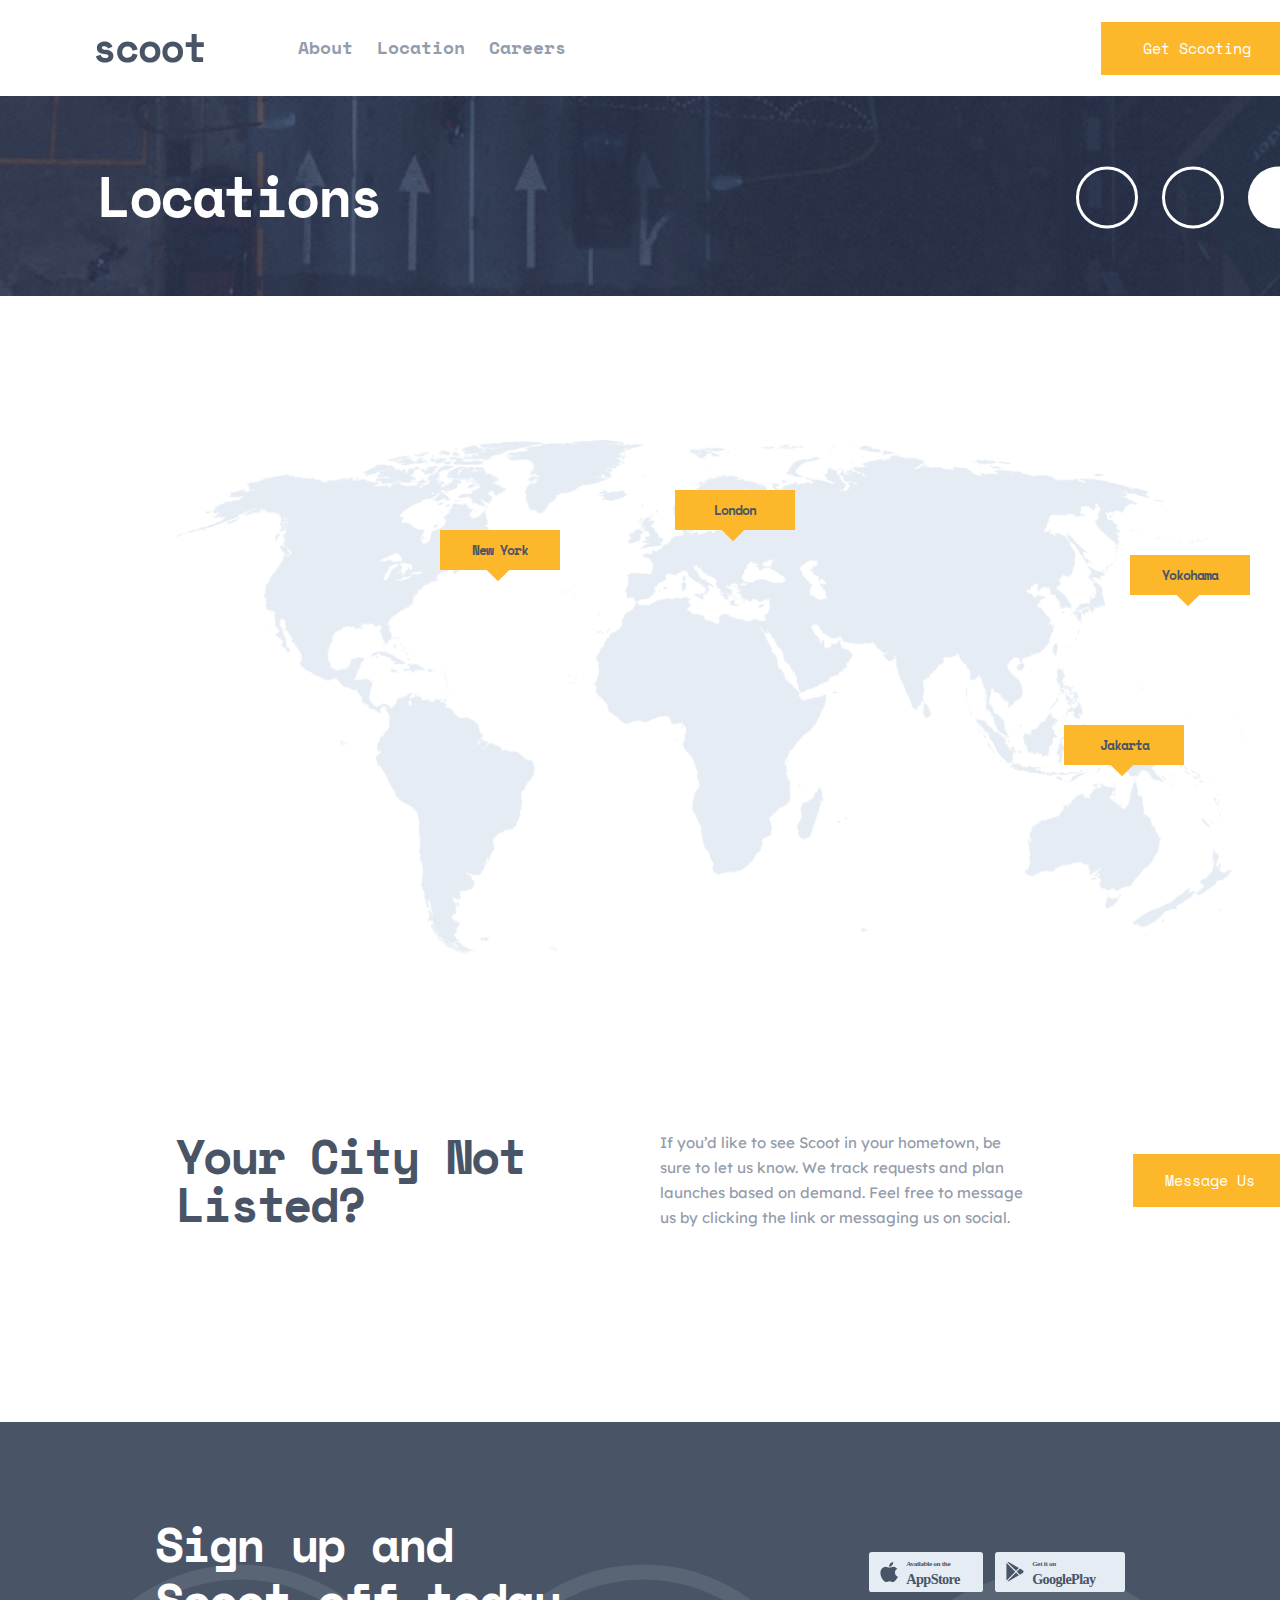
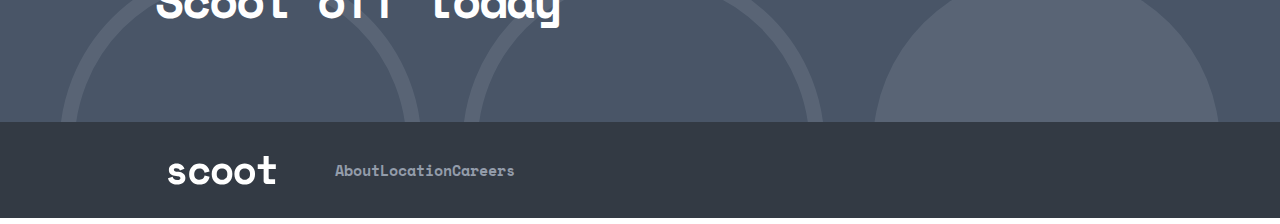
<file: html/location.html>
<!DOCTYPE html>
<html lang="en">
  <head>
    <meta charset="UTF-8" />
    <meta name="viewport" content="width=device-width, initial-scale=1.0" />
    <link rel="preconnect" href="https://fonts.googleapis.com" />
    <link rel="preconnect" href="https://fonts.gstatic.com" crossorigin />
    <link
      href="https://fonts.googleapis.com/css2?family=Lexend+Deca:wght@100..900&family=Space+Mono:ital,wght@0,400;0,700;1,400;1,700&display=swap"
      rel="stylesheet"
    />
    <link rel="stylesheet" href="../css/styles.css" />
    <title>Scoot Website - Location</title>
  </head>
  <body>
    <header class="header">
      <img
        id="hamburger"
        src="../assets/icons/hamburger.svg"
        alt="hamburger-icon"
        class="hamburger"
      />
      <img
        class="close"
        id="close"
        src="../assets/icons/close.svg"
        alt="close-ico"
      />
      <img class="logo" src="../assets/logo.svg" alt="logo-icon" />
      <nav>
        <ul id="menu" class="menu">
          <li>
            <a class="menu-link" href="../html/about.html">About</a>
          </li>
          <li>
            <a class="menu-link" href="../html/location.html">Location</a>
          </li>
          <li>
            <a class="menu-link" href="../html/careers.html">Careers</a>
          </li>
          <li>
            <a class="button menu-button" href="../index.html">Get Scooting</a>
          </li>
        </ul>
      </nav>
    </header>
    <main class="main">
      <div class="locations-top">
        <h2 class="top-header">Locations</h2>
        <img
          class="circles-header-pages"
          src="../assets/patterns/white-circles.svg"
          alt=""
        />
      </div>
      <div class="main-locations">
        <div class="locations">
          <div class="world-map">
            <picture>
              <source
                media="(min-width: 1024px)"
                srcset="../assets/images/world-map-desktop.png"
              />
              <source
                media="(min-width: 768px)"
                srcset="../assets/images/world-map-tablet.png"
              />
              <source
                media="(min-width: 360px)"
                srcset="../assets/images/world-map-mobile.png"
              />
              <img
                src="../assets/images/world-map-mobile.png"
                alt="world-map"
              />
            </picture>
          </div>
          <h3 class="location new-york">New York</h3>
          <h3 class="location london">London</h3>
          <h3 class="location jakarta">Jakarta</h3>
          <h3 class="location yokohama">Yokohama</h3>
        </div>
        <div class="description-careers-text-box city-not-listed">
          <h3 class="description-text-header">Your City Not Listed?</h3>
          <p class="description-text-text">
            If you’d like to see Scoot in your hometown, be sure to let us know.
            We track requests and plan launches based on demand. Feel free to
            message us by clicking the link or messaging us on social.
          </p>
          <a class="button" href="#">Message Us</a>
        </div>
      </div>
    </main>
    <footer class="footer">
      <div class="footer-top">
        <h3 class="footer-text-header">Sign up and Scoot off today</h3>
        <div class="stores">
          <img
            class="app-store"
            src="../assets/icons/app-store.svg"
            alt="app-store-ico"
          />
          <img
            class="google-play"
            src="../assets/icons/google-play.svg"
            alt="google-play-ico"
          />
        </div>
      </div>
      <div class="footer-bottom">
        <img src="../assets/logo footer.svg" alt="logo.ico" />
        <div class="footer-links-container">
          <a class="footer-link" href="../html/about.html">About</a>
          <a class="footer-link" href="../html/location.html">Location</a>
          <a class="footer-link" href="../html/careers.html">Careers</a>
        </div>
        <div class="social-media">
          <a href="#">
            <img
              class="social-media-icon"
              src="../assets/icons/facebook.svg"
              alt="facebook-ico"
            />
          </a>
          <a href="#">
            <img
              class="social-media-icon"
              src="../assets/icons/twitter.svg"
              alt="twitter-ico"
            />
          </a>
          <a href="#">
            <img
              class="social-media-icon"
              src="../assets/icons/instagram.svg"
              alt=""
            />
          </a>
        </div>
      </div>
    </footer>
    <script src="../js/scripts.js"></script>
  </body>
</html>
</file>
<file: css/styles.css>
/*Jugar con el max-height y max-width -- Desktop 1024px*/

:root {
  --yellow: #fcb72b;
  --light-yellow: #fff4df;
  --blue: #495567;
  --dark-grey: #333a44;
  --grey: #939caa;
  --light-grey: #e5ecf4;
  --snow: #f2f5f9;

  --space-mono: 'Space mono', monospace;
  --lexend-deca: 'Lexend deca', 'sans-serif';
  --bold: 700;
  --regular: 400;

  --body-size: 15px;
  --title-s: 20px;
  --title-m: 24px;
  --title-ml: 32px;
  --title-l: 40px;
  --title-xl: 48px;
  --title-xxl: 56px;

  --line-height-s: 25px;
  --line-height-m: 28px;
  --line-height-ml: 32px;
  --line-height-l: 48px;
  --line-height-xl: 56px;
}

* {
  box-sizing: border-box;
}

html {
  scroll-behavior: smooth;
}

img {
  display: block;
  max-width: 100%;
}

a {
  text-decoration: none;
  color: inherit;
}

ul {
  list-style: none;
  padding-left: 0;
  margin-top: 0;
  margin-bottom: 0;
}

body {
  margin: 0;
  font-family: var(--lexend-deca);
  font-weight: var(--regular);
  line-height: var(--line-height-s);
  font-size: var(--body-size);
}

/*main*/

.header {
  display: flex;
  align-items: center;
  justify-content: space-between;
  height: 64px;
  padding: 24px 32px;
}

@media screen and (width>768px) {
  .header {
    justify-content: space-between;
    height: 96px;
    padding: 40px 22px;
  }
}

@media screen and (width>1024px) {
  .header {
    padding: 22px 96px;
    justify-content: flex-start;
    align-items: center;
  }
}

.hamburger {
  width: 20px;
  height: 16px;
}

@media screen and (width>768px) {
  .hamburger {
    display: none;
  }
}

.close {
  display: none;
  width: 20px;
  height: 16px;
}

@media screen and (width>768px) {
  .close {
    display: none;
  }
}

.logo {
  width: 76px;
  height: 20px;
  justify-self: center;
}

@media screen and (width>768px) {
  .logo {
    height: 29px;
    width: 108px;
    justify-self: flex-start;
  }
}

.menu {
  position: absolute;
  top: 64px;
  left: 0;
  display: flex;
  flex-direction: column;
  justify-content: flex-start;
  gap: 24px;
  height: 603px;
  width: 100%;
  padding: 64px 32px 24px 32px;
  background-image: linear-gradient(
    to right,
    var(--dark-grey) 256px,
    rgba(0, 0, 0, 0.75) 256px 375px
  );
  translate: -100%;
  transition: translate 0.3s;
  z-index: 1;
}

@media screen and (width>768px) {
  .menu {
    flex-direction: row;
    align-items: center;
    translate: 0;
    position: static;
    height: 96px;
    width: 100%;
    padding: 36px;
    background-image: none;
    translate: 0;
    z-index: 1;
  }
}

@media screen and (width>1024px) {
  .menu {
    margin-left: 58px;
  }
}

.menu-show {
  translate: 0;
}

.menu-link {
  font-family: var(--space-mono);
  font-weight: var(--bold);
  font-size: 18px;
  line-height: var(--line-height-s);
  color: var(--grey);
}

@media (hover: hover) {
  .menu-link:hover {
    color: var(--yellow);
  }
}

.button {
  display: inline-block;
  width: 180px;
  height: 53px;
  padding: 14px;
  text-align: center;
  font-family: var(--space-mono);
  font-size: var(--body-size);
  line-height: var(--line-height-s);
  color: white;
  background-color: #fcb72b;
}

.menu-button {
  margin-top: 310px;
  width: 192px;
}

@media screen and (width>768px) {
  .menu-button {
    margin-top: 0;
    margin-left: 40px;
  }
}

@media screen and (width>1024px) {
  .menu-button {
    margin-left: 511px;
  }
}

@media (hover: hover) {
  .button:hover {
    border: 2px solid var(--yellow);
    background-color: #fff;
    color: var(--yellow);
    padding: 12px;
  }
}

/*main*/

/*first card*/

.dsk-presentation {
  display: flex;
  flex-direction: column;
  align-items: center;
}

@media screen and (width>1024px) {
  .dsk-presentation {
    width: 500px;
  }
}

.presentation {
  position: relative;
  display: flex;
  flex-direction: column;
  justify-content: flex-start;
  align-items: center;
  padding: 115px 32px;
  height: 650px;
  color: #fff;
  background-image: url(../assets/images/home-hero-mobile.jpg);
  background-size: cover;
  overflow: hidden;
  z-index: 0;
}

@media screen and (width>768px) {
  .presentation {
    position: relative;
    display: flex;
    flex-direction: column;
    justify-content: center;
    align-items: center;
    padding: 137px 97px;
    height: 650px;
    color: #fff;
    background-image: url(../assets/images/home-hero-tablet.jpg);
    background-size: cover;
    overflow: hidden;
    z-index: 0;
  }
}

@media screen and (width>1024px) {
  .presentation {
    padding: 153px 165px;
    background-image: url(../assets/images/home-hero-desktop.jpg);
    align-items: flex-start;
  }
}

.circles-header {
  scale: 0;
}

@media screen and (width>768px) {
  .circles-header {
    scale: 1;
    position: absolute;
    top: 540px;
    right: -31px;
  }
}

@media screen and (width>1024px) {
  .circles-header {
    top: 422px;
  }
}

.presentation-header {
  font-family: var(--space-mono);
  font-size: var(--title-l);
  text-align: center;
  line-height: var(--title-l);
  letter-spacing: -2px;
  font-weight: var(--bold);
  margin: 0;
}

@media screen and (width>768px) {
  .presentation-header {
    font-size: var(--title-xxl);
    text-align: center;
    line-height: var(--title-xl);
    letter-spacing: -2, 5px;
    font-weight: var(--bold);
  }
}

@media screen and (width>1024px) {
  .presentation-header {
    text-align: left;
    margin-bottom: 40px;
  }
}

.presentation-text {
  font-family: var(--lexend-deca);
  font-size: var(--body-size);
  text-align: center;
  line-height: var(--line-height-s);
  font-weight: var(--regular);
  margin-bottom: 34px;
}

@media screen and (width>1024px) {
  .presentation-text {
    text-align: left;
    margin-left: 95px;
  }
}

.presentation-arrow {
  position: absolute;
  top: 478px;
  left: -250px;
}

@media screen and (width>768px) {
  .presentation-arrow {
    top: 473px;
    left: -140px;
  }
}

@media screen and (width>1024px) {
  .presentation-arrow {
    top: 353px;
    left: 705px;
  }
}

@media screen and (width>1024px) {
  .dsk-button {
    position: relative;
    left: -65px;
  }
}

.header-arrow-none {
  display: none;
}

@media screen and (width>1024px) {
  .header-arrow-none {
    display: block;
    position: absolute;
    top: 354px;
    left: 0;
  }
}

/*Second card*/

.explanation {
  display: flex;
  flex-direction: column;
  align-items: center;
  justify-content: space-between;
  gap: 48px;
  padding: 120px 32px;
}

@media screen and (width>768px) {
  .explanation {
    padding: 122px 98px;
    background-image: linear-gradient(to top, #ffffff 200px, transparent 200px),
      linear-gradient(to right, #fff 140px, var(--snow) 140px 155px, #fff 155px);
  }
}

@media screen and (width>1024px) {
  .explanation {
    flex-direction: row;
    margin-bottom: 200px;
    background-image: linear-gradient(
        to bottom,
        white 160px,
        transparent 160px 175px,
        #fff 175px
      ),
      linear-gradient(to right, var(--snow) 974px, transparent 974px);
  }
}

.explanation-card {
  display: flex;
  flex-direction: column;
  justify-content: space-between;
  align-items: center;
  height: 232px;
}

@media screen and (width>768px) {
  .explanation-card {
    flex-direction: row;
    align-items: flex-start;
    height: 130px;
    gap: 79px;
  }
}

@media screen and (width>1024px) {
  .explanation-card {
    flex-direction: column;
    gap: 40px;
  }
}

.explanation-icon {
  height: 56px;
  width: 56px;
}

@media screen and (width>768px) {
  .explanation-icon {
    height: 96px;
    width: 96px;
  }
}

.explanation-header {
  font-family: var(--space-mono);
  font-size: var(--title-s);
  line-height: var(--line-height-s);
  font-weight: var(--regular);
  color: var(--blue);
  margin: 0;
  text-align: center;
}

@media screen and (width>768px) {
  .explanation-header {
    font-size: var(--title-m);
    line-height: var(--line-height-m);
    font-weight: var(--bold);
    text-align: left;
    letter-spacing: -1px;
  }
}

.explanation-text {
  font-family: var(--lexend-deca);
  font-size: var(--body-size);
  line-height: var(--line-height-s);
  font-weight: var(--regular);
  color: var(--grey);
  text-align: center;
}

@media screen and (width>768px) {
  .explanation-text {
    text-align: left;
  }
}

/*description card*/

.description {
  position: relative;
  display: flex;
  flex-direction: column;
  align-items: center;
  gap: 56px;
  justify-content: space-between;
  padding-inline: 32px;
  overflow: hidden;
  margin-bottom: 120px;
}

@media screen and (width>768px) {
  .description {
    width: 768px;
  }
}

@media screen and (width>1024px) {
  .description {
    width: 1440px;
    display: grid;
    grid-template-columns: repeat(2, 720px);
    grid-template-rows: repeat(3, 445px);
    gap: 160px 0;
  }
}

@media screen and (width>1024px) {
  .locate-1 {
    grid-column: 1/2;
    grid-row: 1/2;
  }
  .locate-2 {
    grid-column: 2/3;
    grid-row: 1/2;
  }
  .locate-3 {
    grid-column: 1/2;
    grid-row: 2/3;
  }
  .locate-4 {
    grid-column: 2/3;
    grid-row: 2/3;
  }
  .locate-5 {
    grid-column: 1/2;
    grid-row: 3/4;
  }
  .locate-6 {
    grid-column: 2/3;
    grid-row: 3/4;
  }
}

@media screen and (width>768px) {
  .description-easy-box {
    display: flex;
    width: 100%;
    justify-content: center;
    background-image: radial-gradient(
      circle at center right,
      var(--snow) 220px,
      transparent 220px
    );
    background-position: 140px;
    background-repeat: no-repeat;
  }
}

@media screen and (width>1024px) {
  .description-easy-box {
    justify-content: flex-start;
    padding: 0 100px;
    background-position: 80px;
  }
}

.description-pic {
  height: 311px;
  width: 311px;
  border-radius: 50%;
}

@media screen and (width>768px) {
  .description-pic {
    height: 445px;
    width: 445px;
  }
}

.description-easy-arrow {
  position: absolute;
  max-width: 734px;
  left: 32px;
  top: 173px;
}

@media screen and (width>768px) {
  .description-easy-arrow {
    top: 300px;
  }
}

@media screen and (width>1024px) {
  .description-easy-arrow {
    left: 720px;
  }
}

.description-coming-arrow {
  position: absolute;
  max-width: 734px;
  left: -180px;
  top: 750px;
}

@media screen and (width>768px) {
  .description-coming-arrow {
    top: 900px;
    left: -100px;
  }
}

@media screen and (width>1024px) {
  .description-coming-arrow {
    top: 600px;
    left: -70px;
  }
}

@media screen and (width>768px) {
  .description-coming-box {
    display: flex;
    width: 100%;
    justify-content: center;
    background-image: radial-gradient(
      circle at center left,
      var(--snow) 220px,
      transparent 220px
    );
    background-position: -140px;
    background-repeat: no-repeat;
  }
}

.description-zero-arrow {
  position: absolute;
  max-width: 734px;
  left: 125px;
  top: 1503px;
}

@media screen and (width>768px) {
  .description-zero-arrow {
    top: 1900px;
    left: 400px;
  }
}

@media screen and (width>1024px) {
  .description-zero-arrow {
    top: 1300px;
    left: 1085px;
  }
}

.description-text-box {
  display: flex;
  flex-direction: column;
  justify-content: space-between;
  align-items: center;
  height: 331px;
}

@media screen and (width>768px) {
  .description-text-box {
    height: 304px;
    width: 573px;
    margin-bottom: 50px;
  }
}

@media screen and (width>1024px) {
  .description-text-box {
    align-items: flex-start;
    margin-left: 120px;
  }
}

.description-text-header {
  text-align: center;
  font-family: var(--space-mono);
  font-weight: var(--bold);
  font-size: var(--title-ml);
  line-height: var(--line-height-ml);
  letter-spacing: -1.43px;
  color: var(--blue);
  margin: 0;
}

@media screen and (width>768px) {
  .description-text-header {
    text-align: center;
    font-family: var(--space-mono);
    font-weight: var(--bold);
    font-size: var(--title-xl);
    line-height: var(--line-height-l);
    letter-spacing: -2.14px;
    color: var(--blue);
    margin: 0;
    width: 457px;
  }
}

@media screen and (width>1024px) {
  .description-text-header {
    text-align: left;
  }
}

.description-text-text {
  text-align: center;
  font-family: var(--lexend-deca);
  font-weight: var(--regular);
  font-size: var(--body-size);
  line-height: var(--line-height-s);
  color: var(--grey);
  width: 311px;
}

@media screen and (width>768px) {
  .description-text-text {
    width: 573px;
  }
}

@media screen and (width>1024px) {
  .description-text-text {
    text-align: left;
    width: 445px;
  }
}

/*footer*/
.footer {
  display: flex;
  flex-direction: column;
  background-color: var(--blue);
}

@media screen and (width>768px) {
  .footer {
    width: 100%;
  }
}

@media screen and (width>1024px) {
  .footer {
    width: 100%;
  }
}

.footer-top {
  display: flex;
  flex-direction: column;
  justify-content: space-between;
  align-items: center;
  height: 320px;
  background-image: url(../assets/patterns/semi-circles.svg);
  background-repeat: no-repeat;
  background-position: -607px bottom;
  padding: 88px 32px;
}

@media screen and (width>768px) {
  .footer-top {
    height: 300px;
    width: 100%;
    background-image: url(../assets/patterns/semi-circles.svg);
    background-repeat: no-repeat;
    background-position: center bottom;
    padding: 62px 155px;
  }
}

@media screen and (width>1024px) {
  .footer-top {
    flex-direction: row;
  }
}

.footer-text-header {
  text-align: center;
  font-family: var(--space-mono);
  font-weight: var(--bold);
  font-size: var(--title-ml);
  line-height: var(--line-height-ml);
  letter-spacing: -1.43px;
  color: white;
  margin: 0;
}

@media screen and (width>768px) {
  .footer-text-header {
    font-size: var(--title-xl);
    line-height: var(--line-height-xl);
    letter-spacing: -2px;
  }
}

@media screen and (width>1024px) {
  .footer-text-header {
    width: 415px;
    text-align: left;
  }
}

.stores {
  display: flex;
  justify-content: space-between;
  width: 256px;
}

.app-store {
  width: 114px;
  height: 40px;
}

.google-play {
  width: 130px;
  height: 40px;
}

.footer-bottom {
  display: flex;
  flex-direction: column;
  align-items: center;
  justify-content: space-between;
  height: 438px;
  padding: 64px 128px;
  background-color: var(--dark-grey);
}

@media screen and (width>768px) {
  .footer-bottom {
    flex-direction: row;
    height: 96px;
    justify-content: flex-start;
    padding: 39px 35px;
    gap: 59px;
  }
}

@media screen and (width>1024px) {
  .footer-bottom {
    padding: 35px 168px;
  }
}

.footer-links-container {
  display: flex;
  flex-direction: column;
  justify-content: space-between;
  align-items: center;
  width: 74px;
  height: 107px;
}

@media screen and (width>768px) {
  .footer-links-container {
    flex-direction: row;
    width: 249px;
  }
}

.footer-link {
  font-family: var(--space-mono);
  font-weight: var(--bold);
  font-size: 15px;
  line-height: var(--line-height-s);
  color: var(--grey);
}

@media (hover: hover) {
  .footer-link:hover {
    color: var(--yellow);
  }
}

.social-media {
  display: flex;
  justify-content: space-between;
  align-items: center;
  width: 120px;
}

@media screen and (width>768px) {
  .social-media {
    margin-left: 153px;
  }
}

@media screen and (width>1024px) {
  .social-media {
    margin-left: 570px;
  }
}

@media (hover: hover) {
  .social-media-icon:hover {
    filter: brightness(100);
  }
}

/*ABOUT PAGE*/

.about-top {
  position: relative;
  height: 160px;
  background-image: url(../assets/images/about-hero-mobile.jpg);
  padding: 60px 32px;
  text-align: center;
  overflow: hidden;
}

@media screen and (width>768px) {
  .about-top {
    height: 200px;
    background-image: url(../assets/images/about-hero-tablet.jpg);
    padding: 72px 97px;
    text-align: left;
  }
}

@media screen and (width>1024px) {
  .about-top {
    background-image: url(../assets/images/about-hero-desktop.jpg);
    padding: 72px 165px;
  }
}

.top-header {
  font-family: var(--space-mono);
  font-weight: var(--bold);
  color: #fff;
  font-size: var(--title-l);
  line-height: 40px;
  letter-spacing: -1.78px;
  margin: 0;
}

@media screen and (width>768px) {
  .top-header {
    font-size: var(--title-xl);
    line-height: var(--line-height-xl);
    letter-spacing: -2.5px;
  }
}

@media screen and (width>1024px) {
  .top-header {
    font-size: var(--title-xxl);
    line-height: var(--line-height-xl);
    letter-spacing: -2.5px;
  }
}

.circles-header-pages {
  scale: 0;
}

@media screen and (width>768px) {
  .circles-header-pages {
    scale: 1;
    position: absolute;
    top: 70px;
    right: -30px;
  }
}

.description-about {
  position: relative;
  display: flex;
  flex-direction: column;
  align-items: center;
  justify-content: space-between;
  padding: 72px 32px;
  overflow: hidden;
}

@media screen and (width>1024px) {
  .description-about {
    position: relative;
    left: 0;
    width: 1440px;
    display: grid;
    justify-content: center;
    grid-template-columns: repeat(2, 720px);
    grid-template-rows: repeat(2, 445px);
    gap: 120px 0;
  }
  .about-pos-1 {
    grid-column: 1/2;
    grid-row: 1/2;
  }
  .about-pos-2 {
    grid-column: 2/3;
    grid-row: 1/2;
  }
  .about-pos-3 {
    grid-column: 1/2;
    grid-row: 2/3;
  }
  .about-pos-4 {
    grid-column: 2/3;
    grid-row: 2/3;
  }
}

@media screen and (width>768px) {
  .description-box-digital {
    display: flex;
    justify-content: center;
    width: 768px;
    background-image: radial-gradient(
      circle at center right,
      var(--snow) 220px,
      transparent 220px
    );
    background-position: 140px;
    background-repeat: no-repeat;
    margin-bottom: 56px;
  }
}

@media screen and (width>768px) {
  .description-box-better {
    display: flex;
    justify-content: center;
    width: 768px;
    background-image: radial-gradient(
      circle at center left,
      var(--snow) 220px,
      transparent 220px
    );
    background-position: -140px;
    background-repeat: no-repeat;
  }
}

.description-digital-arrow {
  position: absolute;
  max-width: 734px;
  left: 32px;
  top: 200px;
}

@media screen and (width>768px) {
  .description-digital-arrow {
    top: 330px;
    max-width: 768px;
  }
}

@media screen and (width>1024px) {
  .description-digital-arrow {
    left: 765px;
  }
}

.description-better-arrow {
  position: absolute;
  max-width: 734px;
  left: -105px;
  top: 730px;
}

@media screen and (width>768px) {
  .description-better-arrow {
    top: 930px;
  }
}

@media screen and (width>1024px) {
  .description-better-arrow {
    top: 630px;
  }
}

.about-text-box {
  display: flex;
  flex-direction: column;
  justify-content: space-between;
  align-items: center;
  height: 196px;
  margin-top: 56px;
  margin-bottom: 100px;
}

@media screen and (width>1024px) {
  .text-about {
    width: 445px;
    text-align: left;
    margin-top: 24px;
  }
}

/*Values*/

.values {
  display: flex;
  flex-direction: column;
  gap: 64px;
  align-items: center;
  padding-inline: 32px;
  margin-bottom: 135px;
}

@media screen and (width>1024px) {
  .values {
    margin-bottom: 80px;
  }

  .values-container {
    display: flex;
    gap: 30px;
  }
  .values-header-txt {
    text-align: center;
  }
}

.values-box {
  position: relative;
  display: flex;
  flex-direction: column;
  align-items: center;
  height: 459px;
  width: 311px;
}

@media screen and (width>1024px) {
  .values-box {
    height: 512px;
    width: 350px;
  }
}

.img {
  height: 240px;
  width: 240px;
  border-radius: 50%;
  margin-bottom: 64px;
}

.values-number {
  position: absolute;
  top: 190px;
  height: 96px;
  width: 96px;
  border-radius: 50%;
  background-color: var(--yellow);
  padding: 34px 34px;
  font-family: var(--space-mono);
  font-weight: var(--bold);
  font-size: var(--title-m);
  line-height: var(--line-height-m);
  letter-spacing: -1px;
}

.values-header {
  font-family: var(--space-mono);
  font-weight: var(--bold);
  font-size: var(--title-m);
  line-height: var(--line-height-m);
  letter-spacing: -1px;
  margin: 0;
}

.values-txt {
  font-family: var(--lexend-deca);
  font-size: var(--body-size);
  text-align: center;
  line-height: var(--line-height-s);
  font-weight: var(--regular);
}

@media screen and (width>768px) {
  .values-txt {
    width: 457px;
  }
}

@media screen and (width>768px) {
  .values-txt {
    width: 350px;
  }
}

/*FAQs*/

.faqs {
  margin-inline: 39px;
  display: flex;
  flex-direction: column;
  justify-content: space-between;
  align-content: center;
  margin-bottom: 90px;
}

@media screen and (width>1024px) {
  .faqs {
    display: grid;
    grid-template-columns: 512px 730px;
    grid-template-rows: 176px repeat(2, auto);
    gap: 64px 0;
  }
  .faqs-pos-1 {
    grid-column: 1 / 3;
    grid-row: 1/2;
    padding-top: 64px;
  }
  .faqs-pos-2 {
    grid-column: 1/2;
    grid-row: 2/3;
  }
  .faqs-pos-3 {
    grid-column: 2/3;
    grid-row: 2/3;
  }
  .faqs-pos-4 {
    grid-column: 1/2;
    grid-row: 3/4;
  }
  .faqs-pos-5 {
    grid-column: 2/3;
    grid-row: 3/4;
  }
}

.description-faqs-header {
  text-align: center;
  font-family: var(--space-mono);
  font-weight: var(--bold);
  font-size: var(--title-ml);
  line-height: var(--line-height-ml);
  letter-spacing: -1.43px;
  color: var(--blue);
  margin: 0;
}

@media screen and (width>768px) {
  .description-faqs-header {
    font-size: var(--title-xl);
    line-height: var(--line-height-xl);
    letter-spacing: -2.14px;
  }
}

.faqs-header-two {
  font-family: var(--space-mono);
  font-weight: var(--bold);
  font-size: var(--title-m);
  line-height: var(--line-height-m);
  color: var(--blue);
  text-align: center;
  letter-spacing: -1px;
}

@media screen and (width>768px) {
  .faqs-header-two {
    font-size: var(--title-l);
    line-height: var(--line-height-l);
    letter-spacing: -1.79px;
  }
}

.faqs-container faqs-container {
  display: flex;
  flex-direction: column;
  justify-content: space-between;
}

.individual-accordion-box {
  display: flex;
  flex-direction: column;
  margin-bottom: 16px;
}

.accordion-box {
  display: flex;
  justify-content: space-between;
  align-items: center;
  height: 112px;
  padding: 32px;
  background-color: var(--snow);
}

@media (hover: hover) {
  .accordion-box:hover {
    background-color: var(--light-yellow);
  }
}

.accordion-header {
  font-family: var(--space-mono);
  font-size: 18px;
  line-height: 24px;
  letter-spacing: -1px;
  color: var(--blue);
  text-align: left;
  margin: 0;
  width: 219px;
}

@media screen and (width>768px) {
  .accordion-header {
    font-size: var(--title-m);
    line-height: var(--line-height-m);
    width: 470px;
  }
}

.accordion-arrow {
  width: 16px;
  height: 8px;
  transform: rotate(180deg);
}

.arrow-turn {
  transform: rotate(360deg);
}

.accordion-text {
  font-family: var(--lexend-deca);
  font-size: var(--body-size);
  text-align: left;
  padding: 0 32px 28px 32px;
  line-height: var(--line-height-s);
  font-weight: var(--regular);
  background-color: var(--snow);
  margin: 0;
  scale: 1;
}

.accordion-hide {
  display: none;
}

.pointer-none {
  pointer-events: none;
}

/*careers*/

.careers-top {
  height: 160px;
  background-image: url(../assets/images/careers-location-hero-mobile.jpg);
  padding: 60px 32px;
  text-align: center;
  overflow: hidden;
}

@media screen and (width>768px) {
  .careers-top {
    position: relative;
    height: 200px;
    text-align: left;
    padding: 72px 97px;
    background-image: url(../assets/images/careers-locations-hero-tablet.jpg);
  }
}

@media screen and (width>1024px) {
  .careers-top {
    background-image: url(../assets/images/careers-locations-hero-desktop.jpg);
    padding: 72px 165px;
  }
}

.careers {
  display: flex;
  flex-direction: column;
  align-items: center;
}

@media screen and (width>1024px) {
  .careers {
    flex-direction: row;
    justify-content: center;
    margin-left: 165px;
  }
  .careers-1 {
    order: 0;
  }
  .careers-0 {
    order: -1;
  }
}

@media screen and (width>1024px) {
  .text-short {
    width: 445px;
  }
  .button-careers {
    align-self: flex-start;
  }
}

.description-careers-about {
  position: relative;
  display: flex;
  flex-direction: column;
  align-items: center;
  justify-content: space-between;
  padding: 72px 32px;
  overflow: hidden;
}

@media screen and (width>768px) {
  .description-careers-about {
    position: relative;
    display: flex;
    justify-content: center;
    width: 768px;
    background-image: radial-gradient(
      circle at center right,
      var(--snow) 220px,
      transparent 220px
    );
    background-position: 140px;
    background-repeat: no-repeat;
  }
}

.description-careers {
  position: relative;
  display: flex;
  flex-direction: column;
  align-items: center;
  justify-content: space-between;
  padding: 72px 32px;
  overflow: hidden;
}

.description-careers-arrow {
  position: absolute;
  max-width: 734px;
  left: 32px;
  top: 235px;
}

@media screen and (width>768px) {
  .description-careers-arrow {
    top: 370px;
  }
}

.values-careers {
  display: flex;
  flex-direction: column;
  gap: 64px;
  align-items: center;
  padding-inline: 32px;
  margin-bottom: 142px;
  margin-top: 100px;
}

@media screen and (width>768px) {
  .values-careers {
    margin-top: 120px;
  }
}

.description-careers-text-box {
  display: flex;
  flex-direction: column;
  justify-content: space-between;
  align-items: center;
  height: 331px;
}

.positions {
  display: flex;
  flex-direction: column;
  align-items: center;
  gap: 16px;
  width: 311px;
  margin-inline: auto;
  margin-bottom: 120px;
}

@media screen and (width>768px) {
  .positions {
    width: 689px;
  }
}

@media screen and (width>1024px) {
  .positions {
    width: 1110px;
  }
}

.each-position {
  display: flex;
  flex-direction: column;
  align-items: center;
  padding: 32px;
  width: 311px;
  height: 190px;
  background-color: var(--snow);
}

@media screen and (width>768px) {
  .each-position {
    flex-direction: row;
    justify-content: space-between;
    align-items: center;
    width: 689px;
    padding: 34px 48px;
  }
}

@media screen and (width>1024px) {
  .each-position {
    width: 1110px;
    padding: 35px 40px;
  }
}

.role-and-location {
  display: flex;
  flex-direction: column;
  align-items: center;
}

@media screen and (width>768px) {
  .role-and-location {
    align-items: flex-start;
  }
}

.role {
  font-family: var(--space-mono);
  font-size: 18px;
  line-height: 24px;
  letter-spacing: -1px;
  color: var(--blue);
  margin: 0;
}

@media screen and (width>768px) {
  .role {
    font-size: var(--title-m);
    line-height: var(--line-height-m);
  }
}

.role-locations {
  font-family: var(--lexend-deca);
  font-size: var(--body-size);
  line-height: var(--line-height-s);
  color: var(--blue);
}

/*locations*/

.locations-top {
  position: relative;
  height: 160px;
  background-image: url(../assets/images/careers-location-hero-mobile.jpg);
  padding: 60px 32px;
  text-align: center;
  overflow: hidden;
}

@media screen and (width>768px) {
  .locations-top {
    background-image: url(../assets/images/careers-locations-hero-tablet.jpg);
  }
}

@media screen and (width>1024px) {
  .locations-top {
    background-image: url(../assets/images/careers-locations-hero-desktop.jpg);
    padding: 72px 165px;
  }
}

.locations {
  display: flex;
  flex-direction: column;
  align-items: center;
  margin-top: 72px;
  gap: 16px;
  margin-bottom: 94px;
}

@media screen and (width>1024px) {
  .locations {
    padding: 0;
  }
}

@media screen and (width>768px) {
  .locations-top {
    height: 200px;
    padding: 72px 97px;
    text-align: left;
  }
}

@media screen and (width>1024px) {
  .main-locations {
    padding: 72px 32px;
    display: flex;
    flex-direction: column;
    gap: 72px;
    margin-left: 144px;
  }
}

.city-not-listed {
  margin-bottom: 72px;
}

@media screen and (width>768px) {
  .city-not-listed {
    margin-bottom: 120px;
  }
}

@media screen and (width>1024px) {
  .city-not-listed {
    width: 1111px;
    height: 100px;
    display: flex;
    flex-direction: row;
    gap: 105px;
  }
}

.location {
  width: 311px;
  height: 72px;
  text-align: center;
  font-family: var(--space-mono);
  font-size: var(--title-m);
  line-height: var(--line-height-m);
  font-weight: var(--bold);
  color: var(--blue);
  letter-spacing: -1px;
  background-color: #fcb62b42;
  padding: 22px;
}

.new-york {
  margin: 0;
}
.london {
  margin: 0;
}
.jakarta {
  margin: 0;
}
.yokohama {
  margin: 0;
}

@media screen and (width>768px) {
  .location {
    position: relative;
    background-color: var(--yellow);
    height: 40px;
    width: 120px;
    font-size: 13px;
    padding: 6px 30px;
  }
  .location::before {
    content: '';
    position: absolute;
    top: 32px;
    left: 50px;
    height: 16px;
    width: 16px;
    rotate: 45deg;
    background-image: linear-gradient(
      to top left,
      var(--yellow) 50%,
      transparent 50%
    );
  }
  .new-york {
    position: absolute;
    top: 406px;
    left: 137px;
  }
  .london {
    position: absolute;
    top: 380px;
    left: 285px;
  }
  .jakarta {
    position: absolute;
    top: 525px;
    left: 519px;
  }
  .yokohama {
    position: absolute;
    top: 420px;
    left: 569px;
  }
}

@media screen and (width>1024px) {
  .new-york {
    position: absolute;
    top: 530px;
    left: 440px;
  }
  .london {
    position: absolute;
    top: 490px;
    left: 675px;
  }
  .jakarta {
    position: absolute;
    top: 725px;
    left: 1064px;
  }
  .yokohama {
    position: absolute;
    top: 555px;
    left: 1130px;
  }
}
</file>
